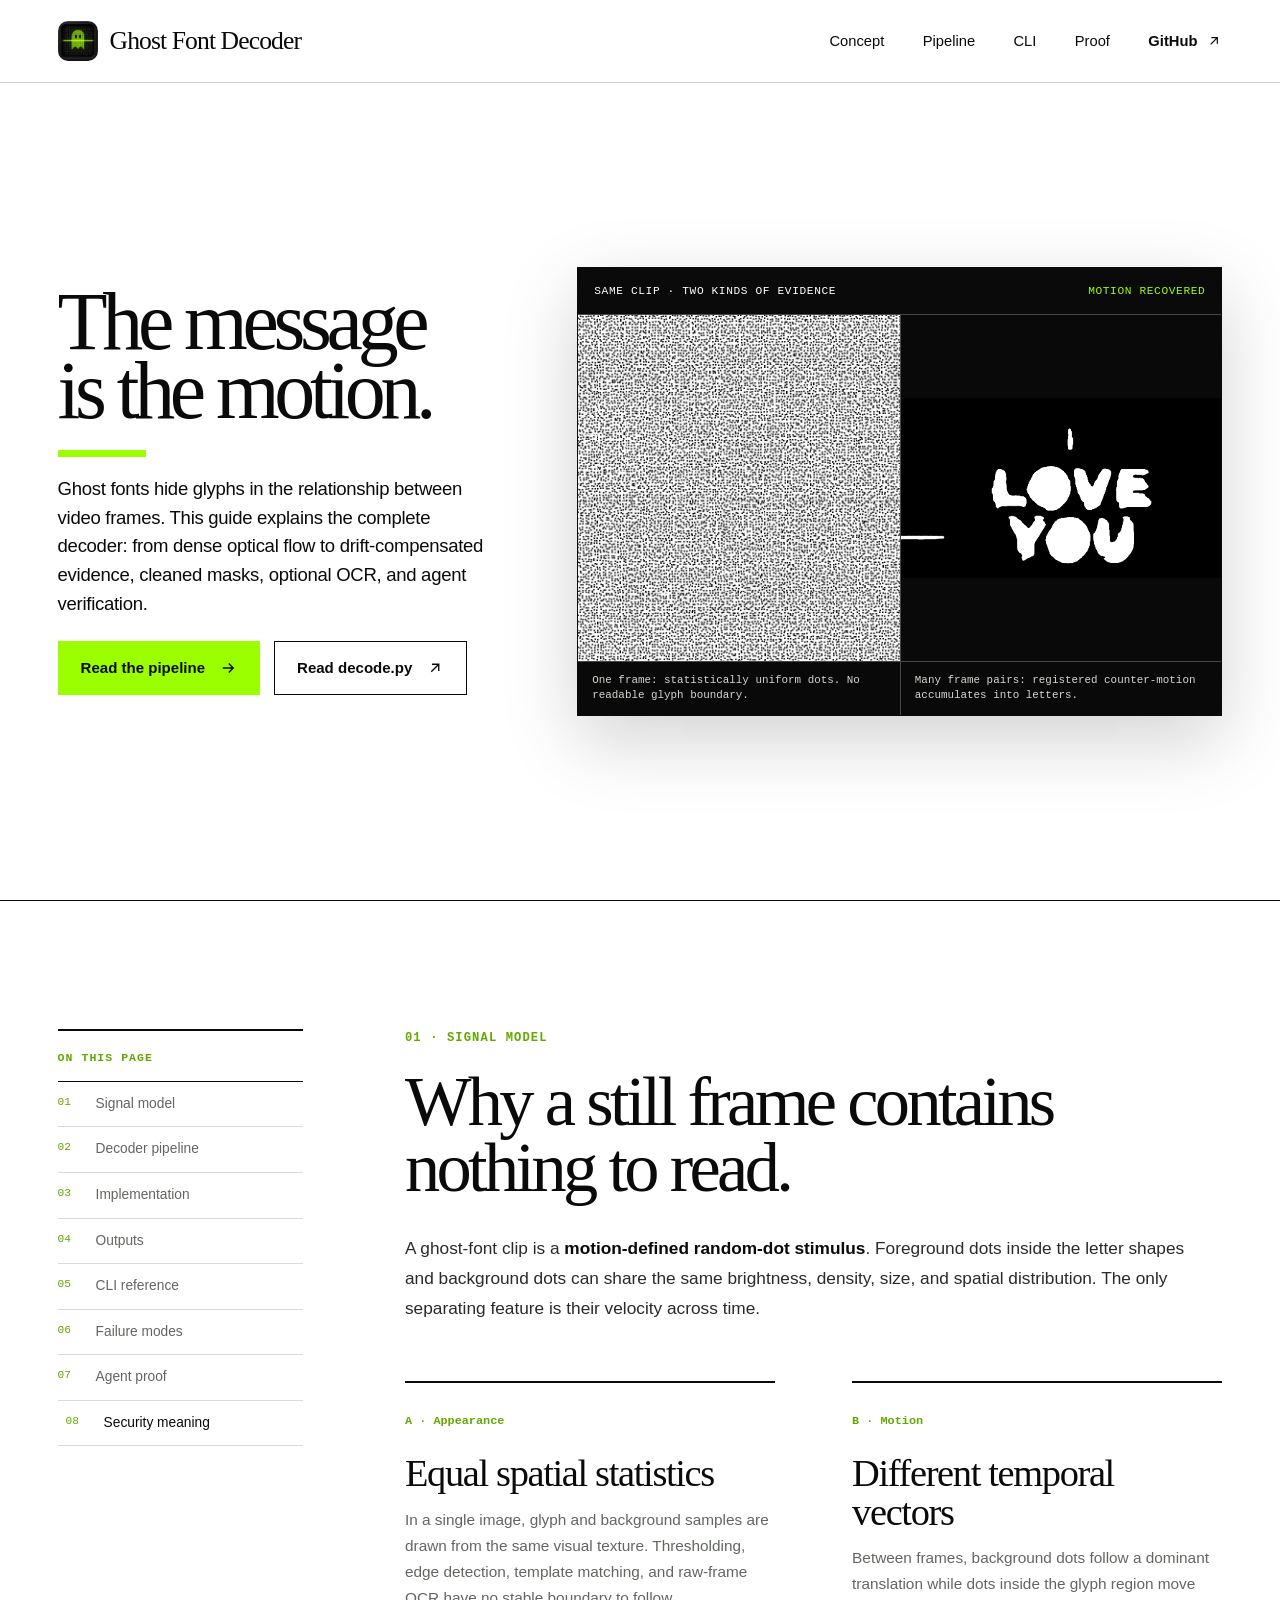
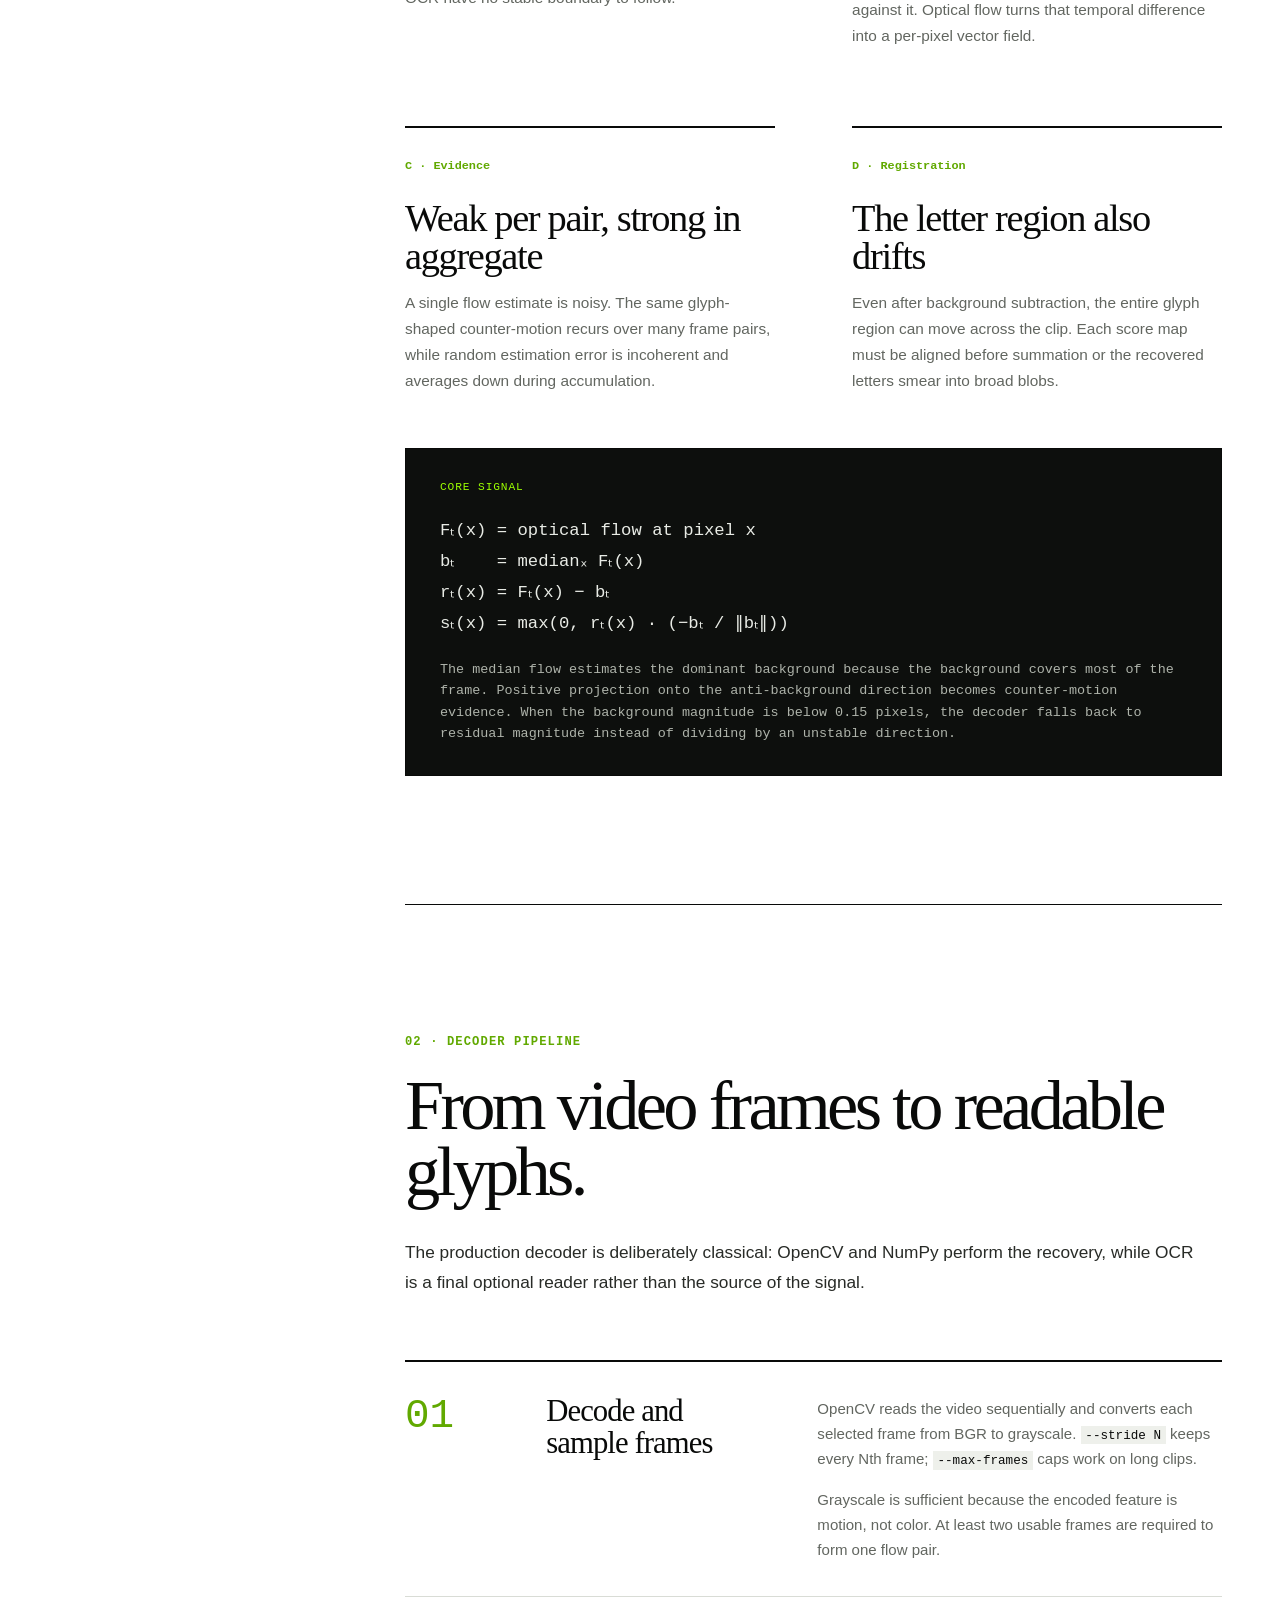
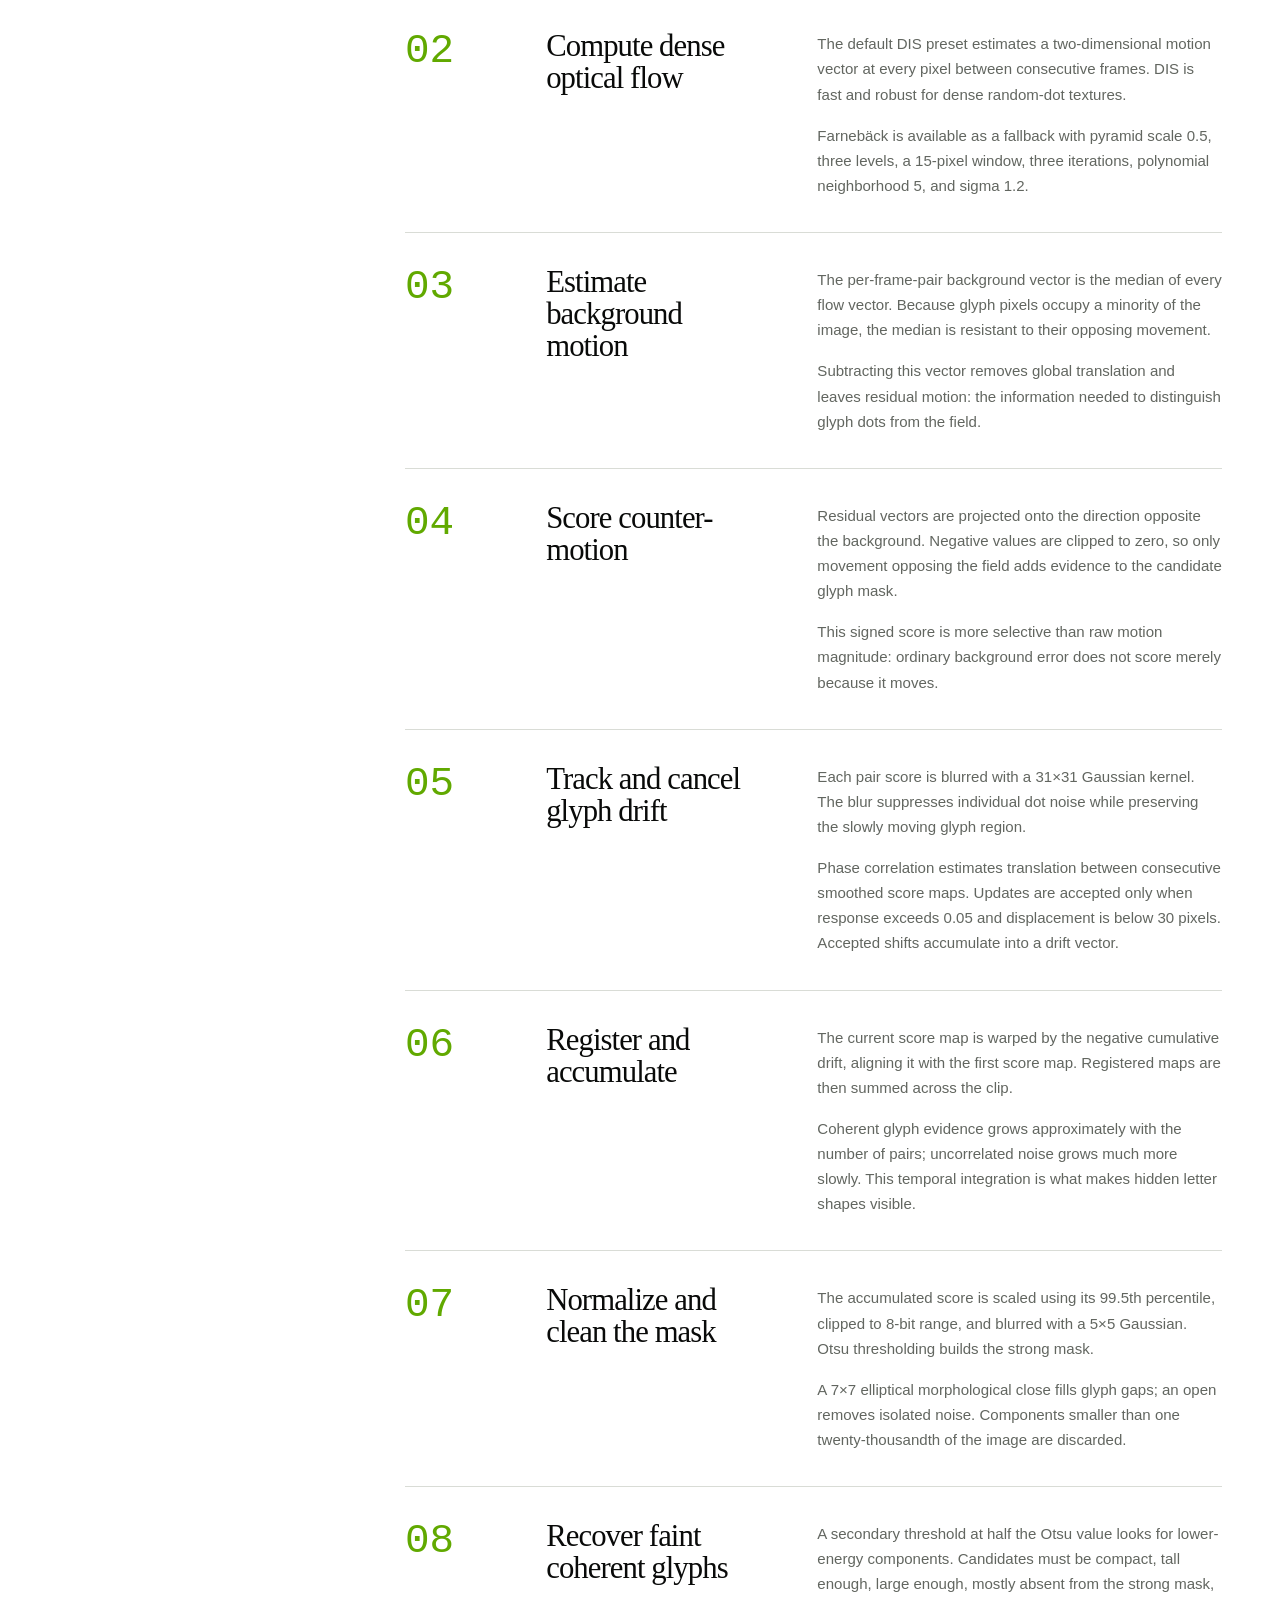
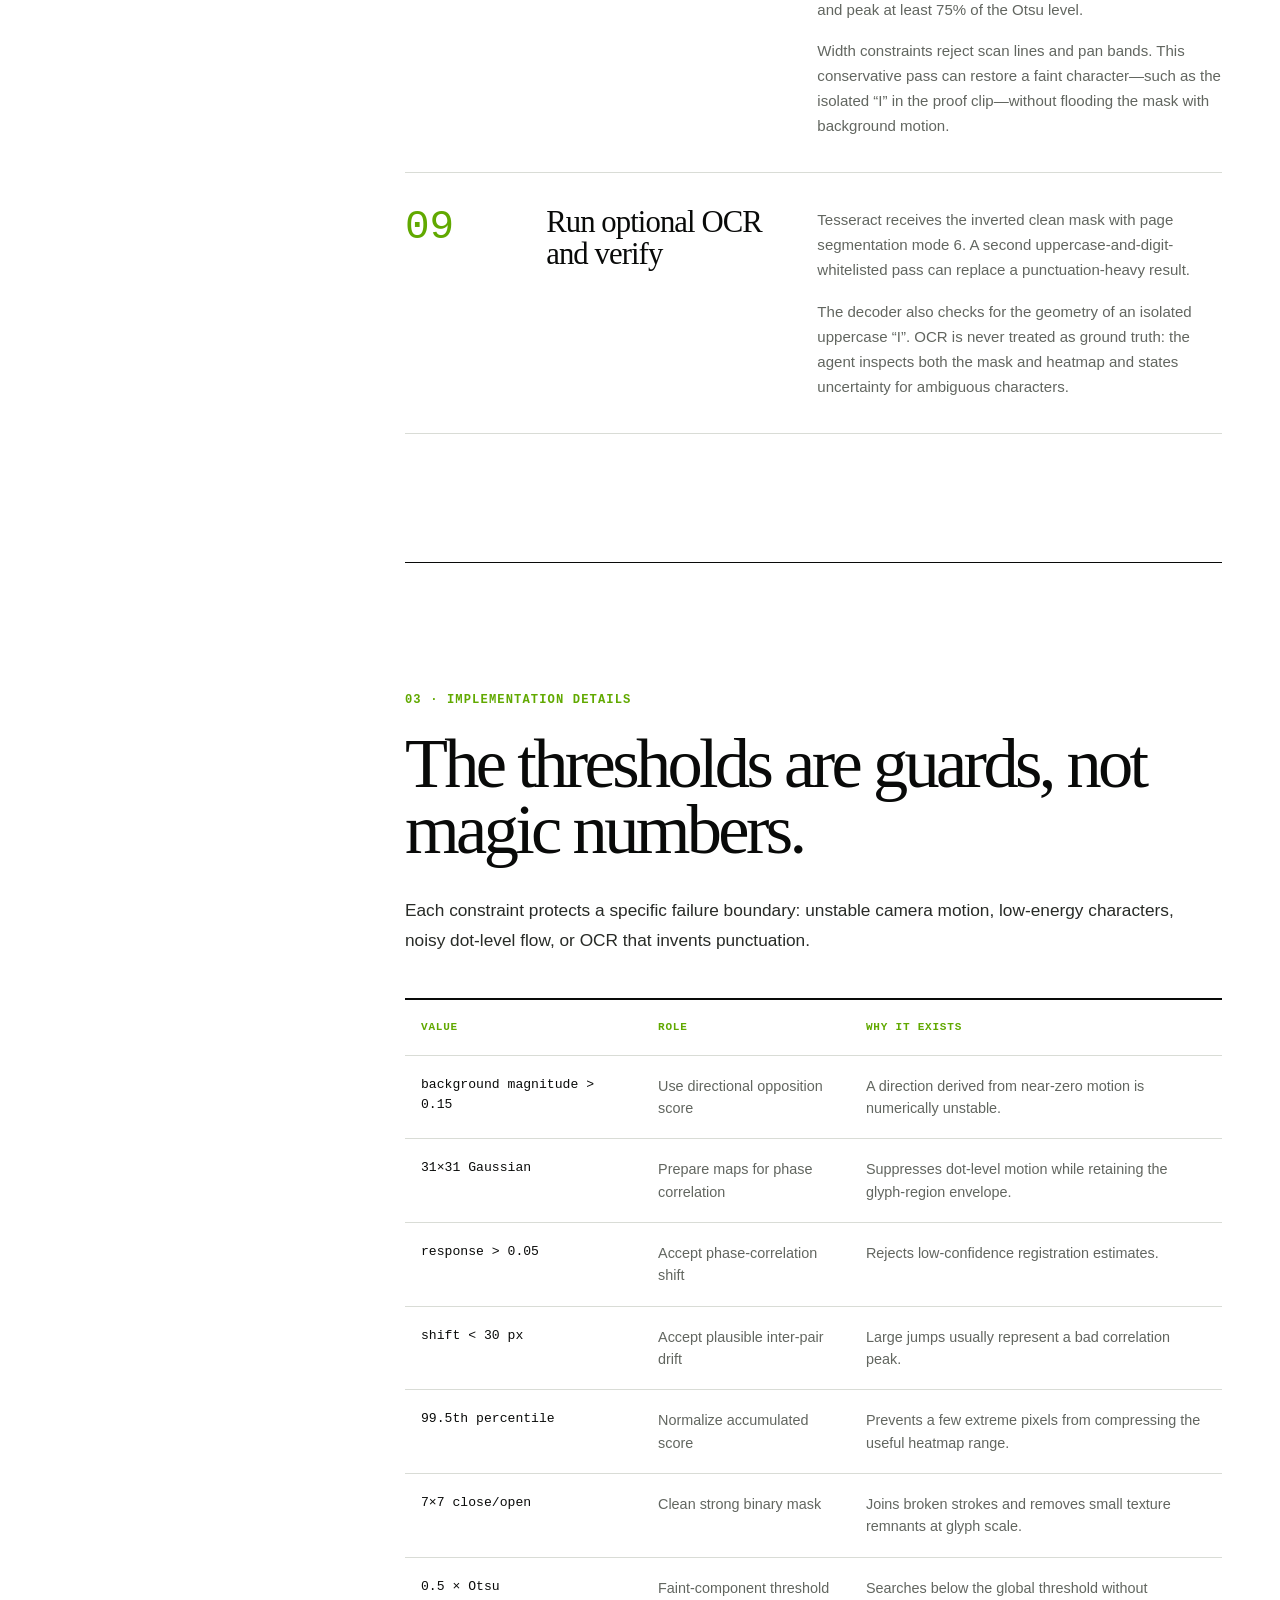
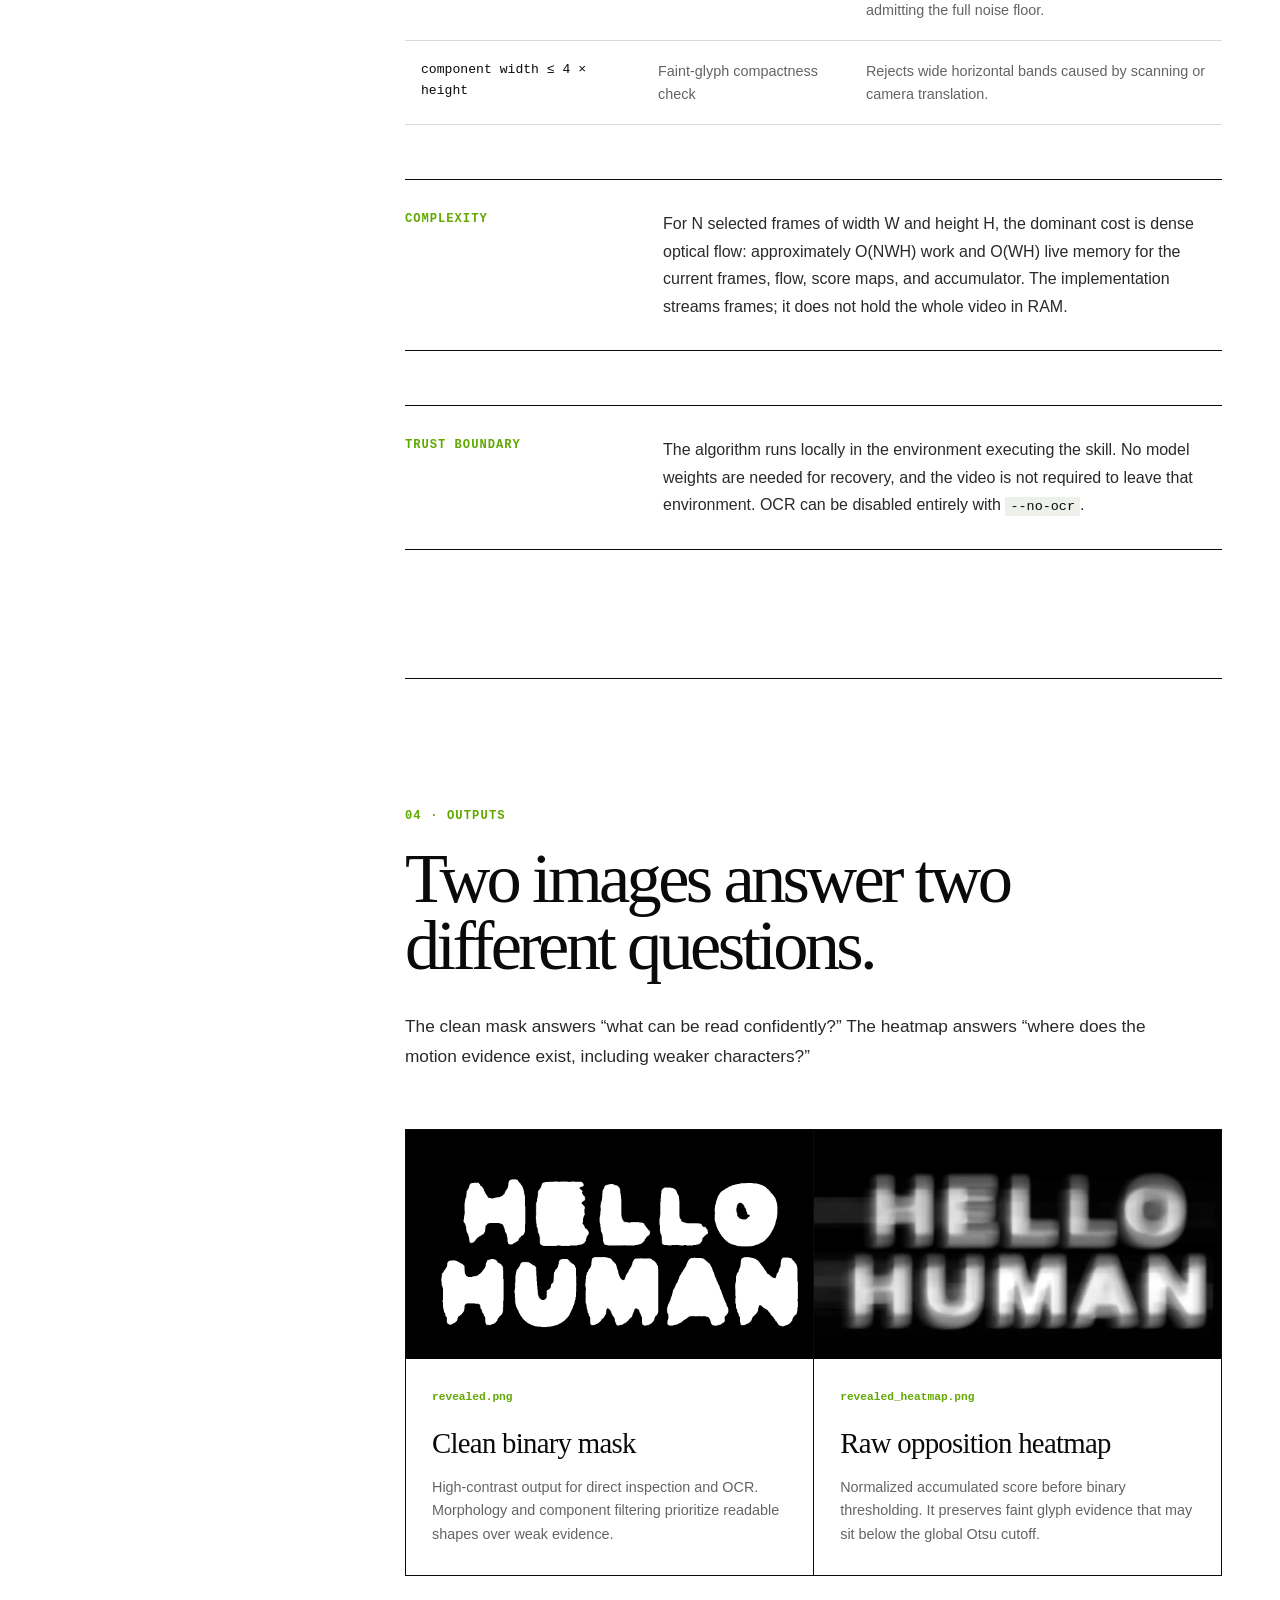
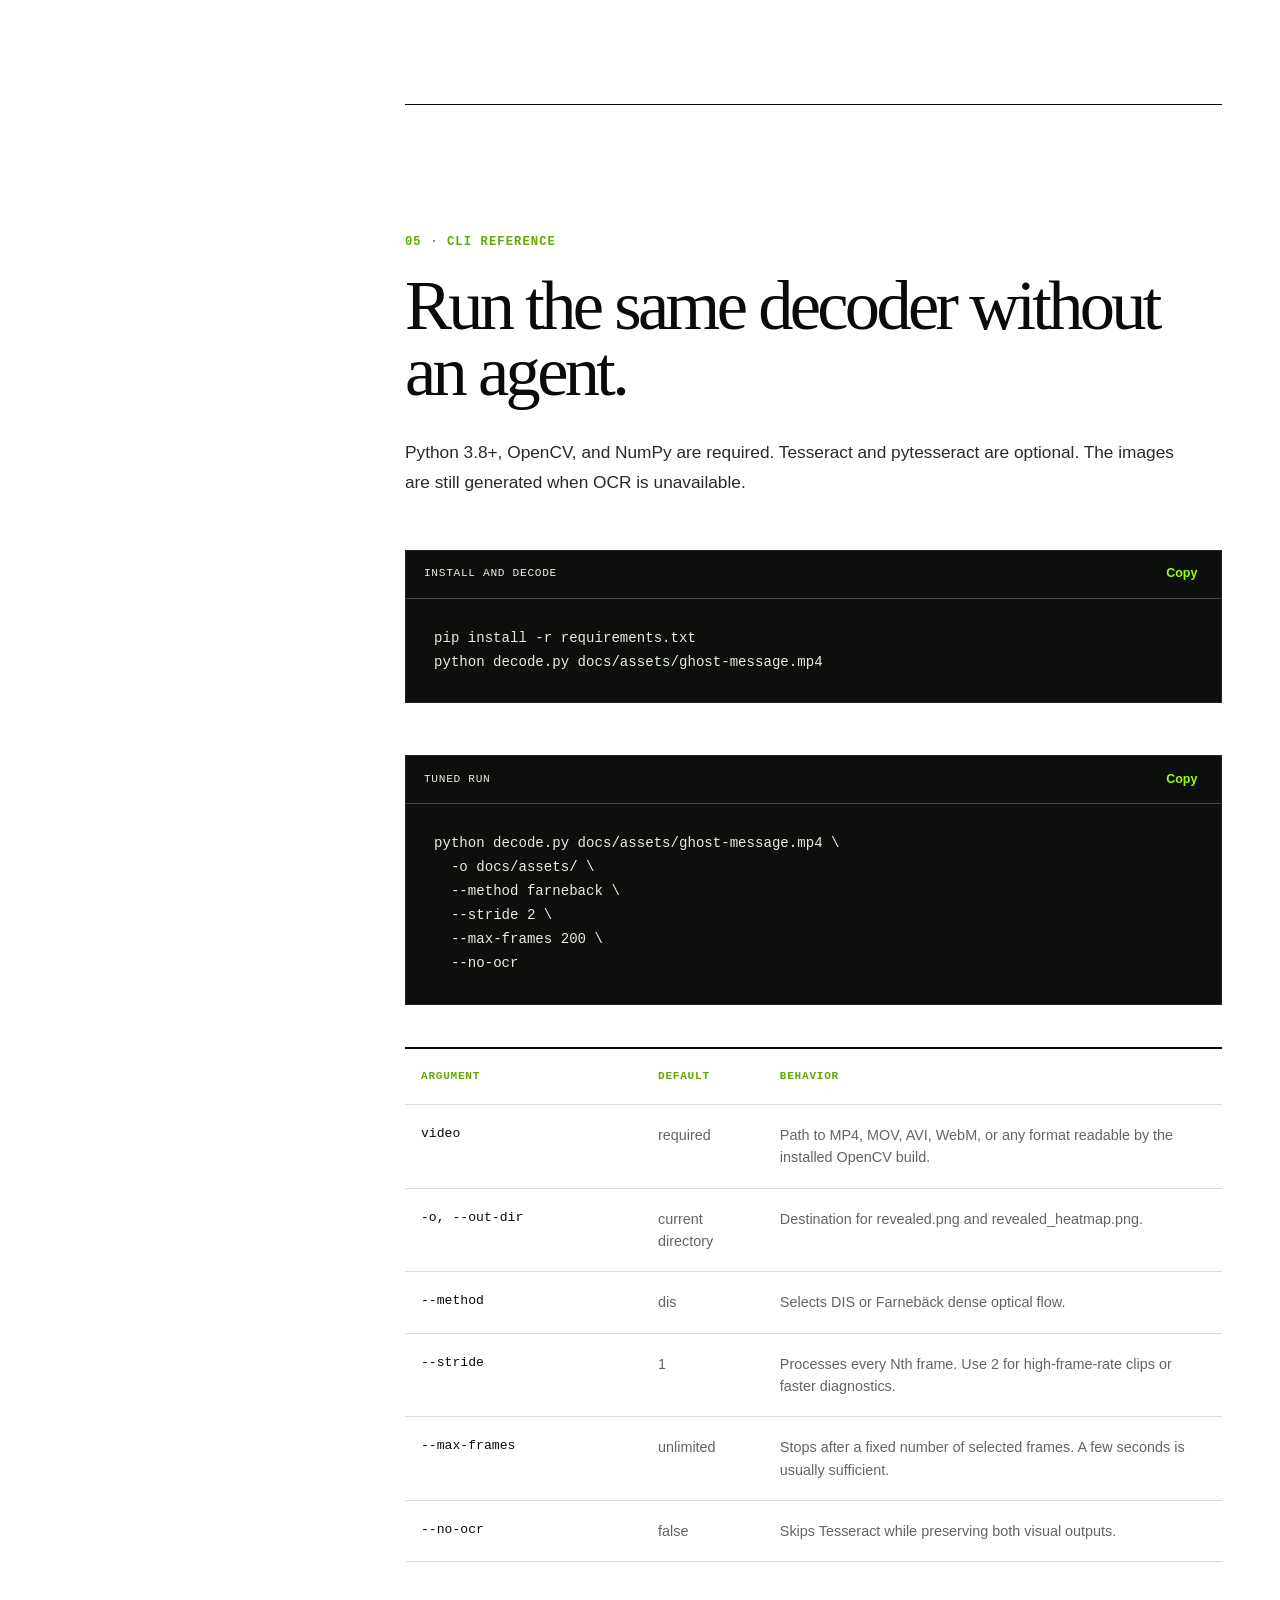
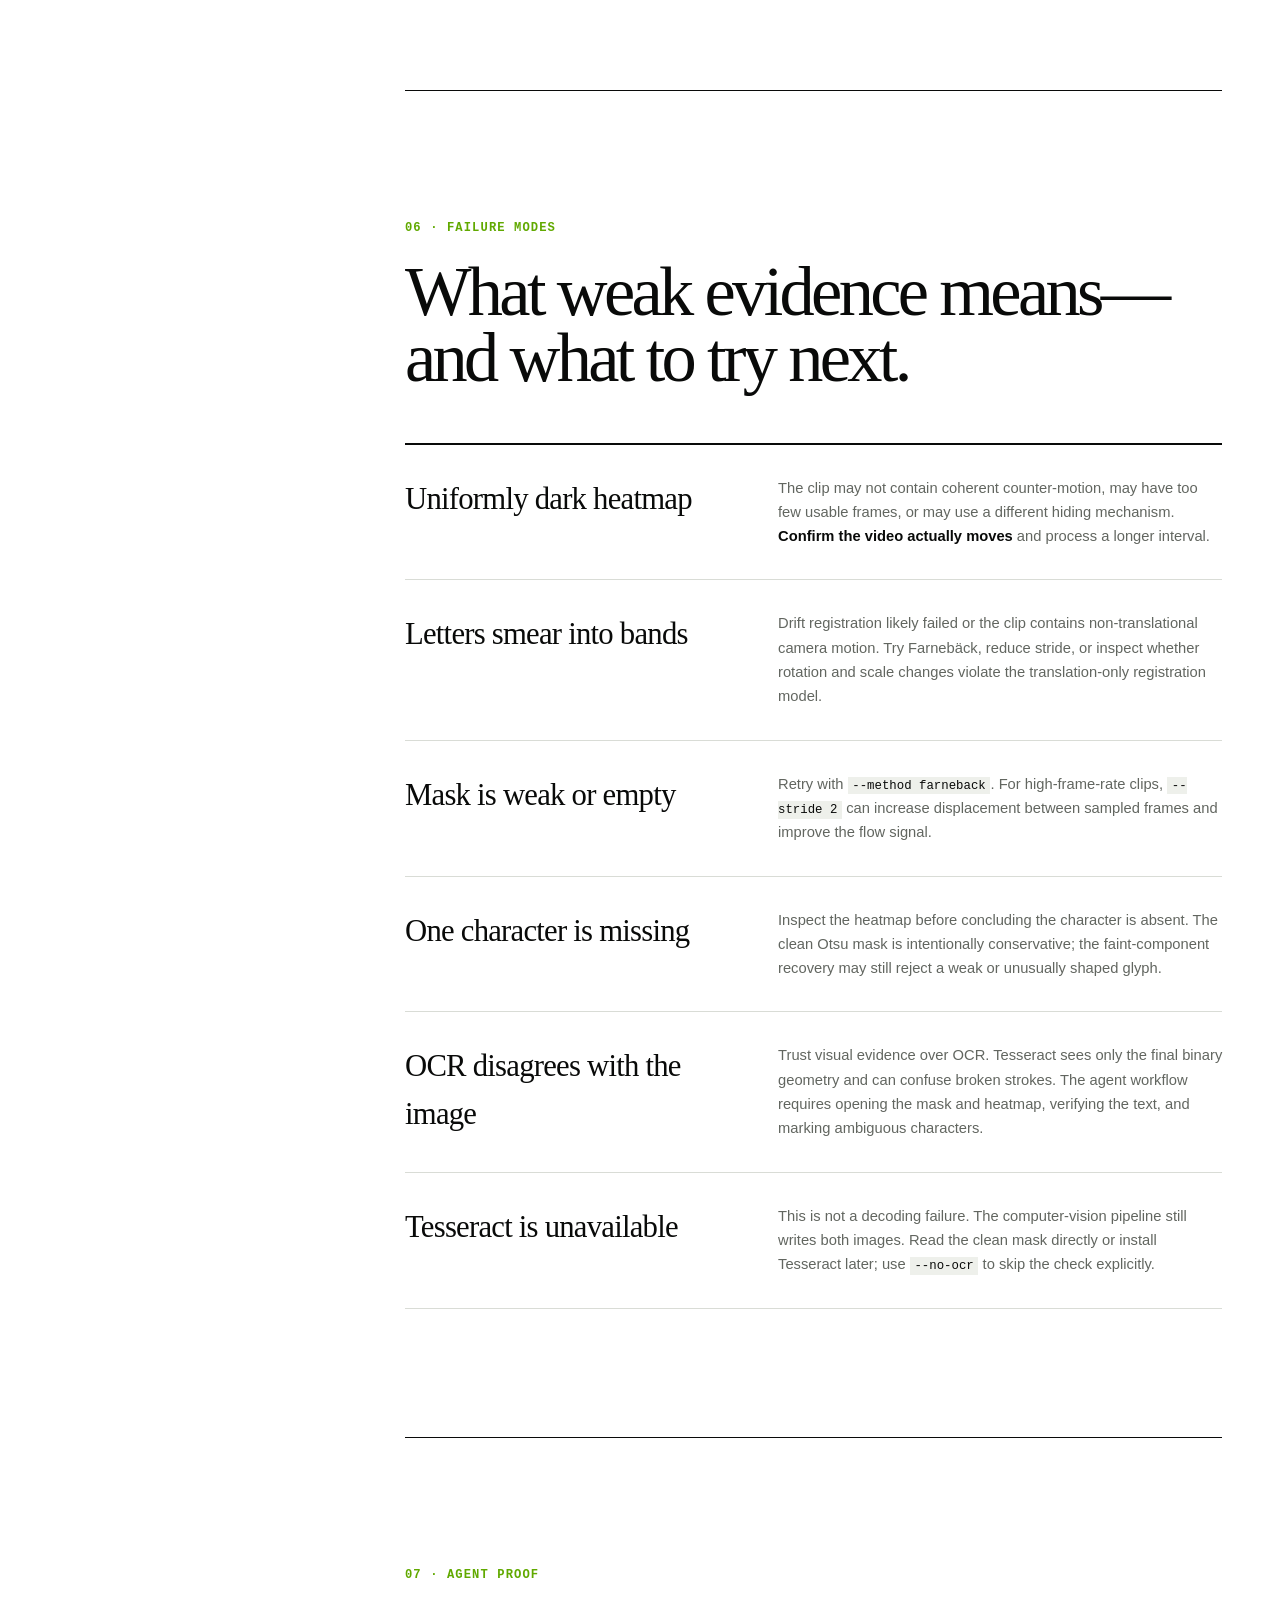
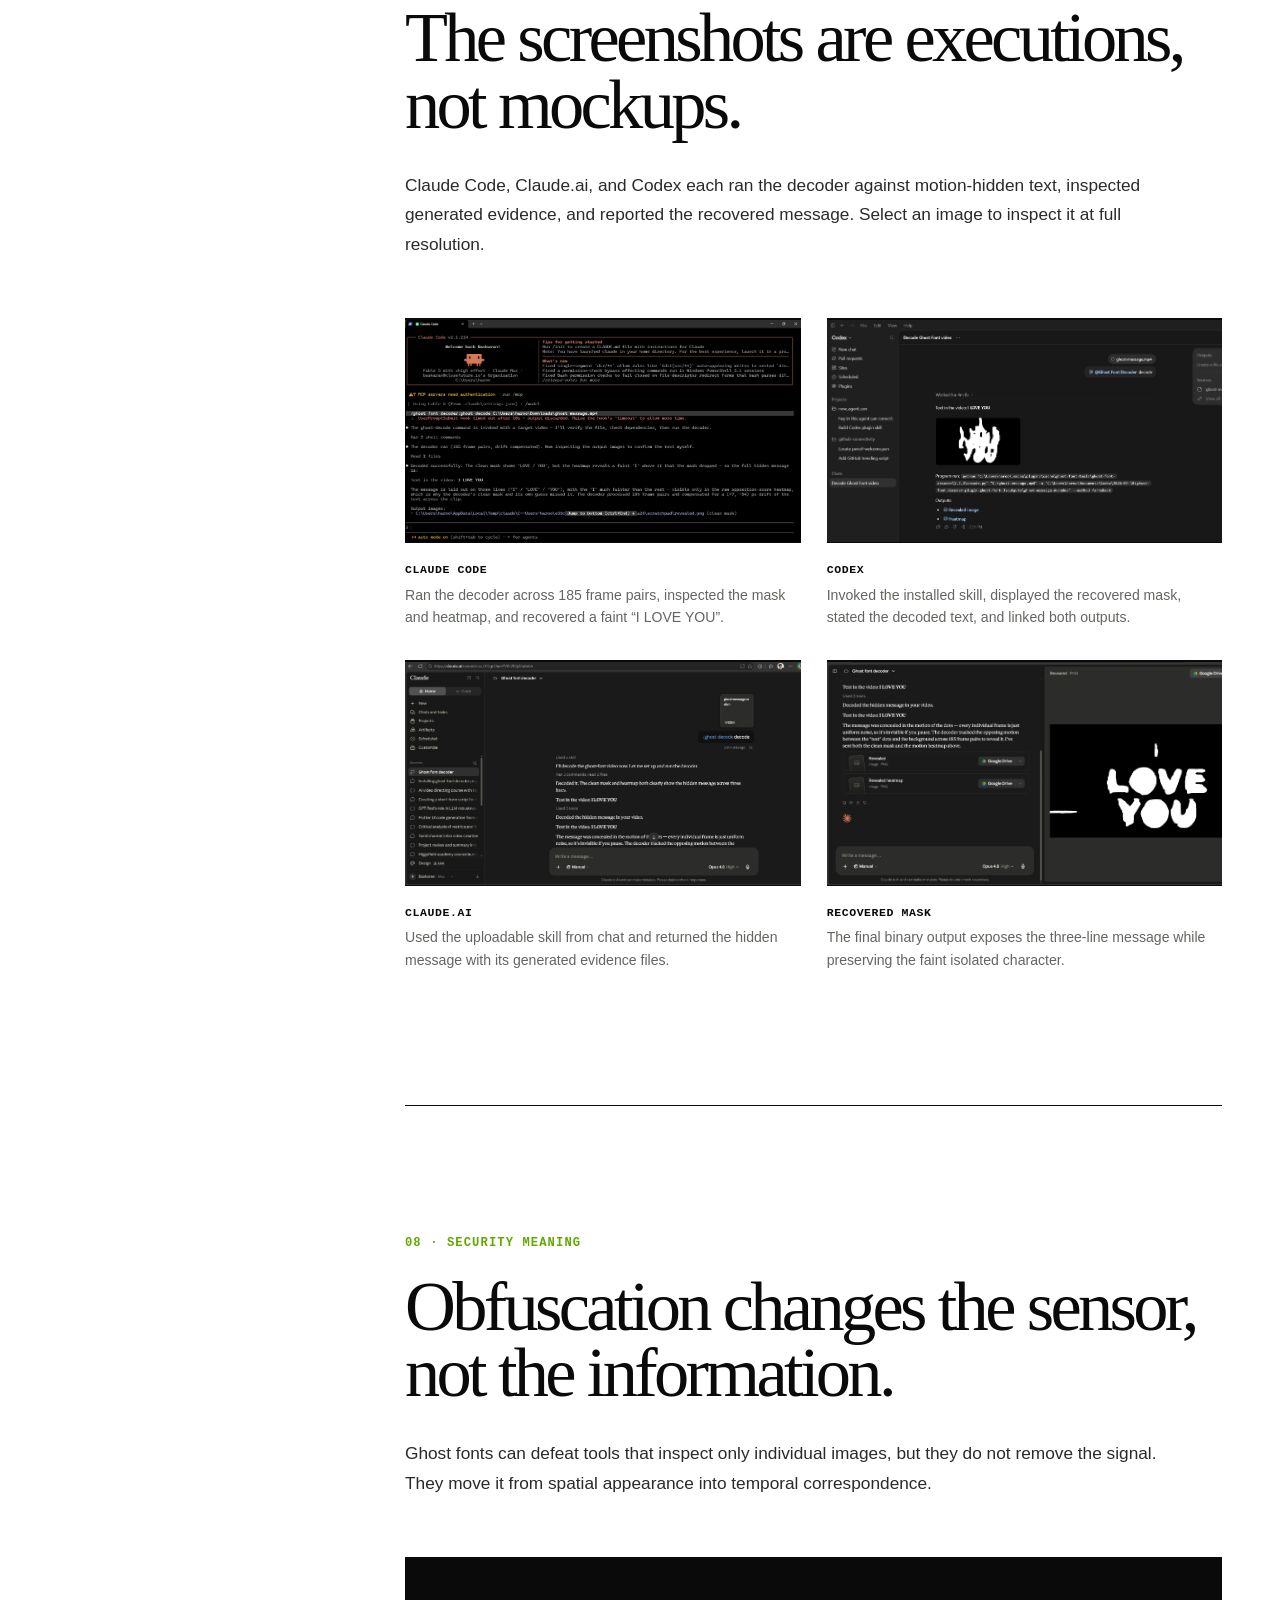
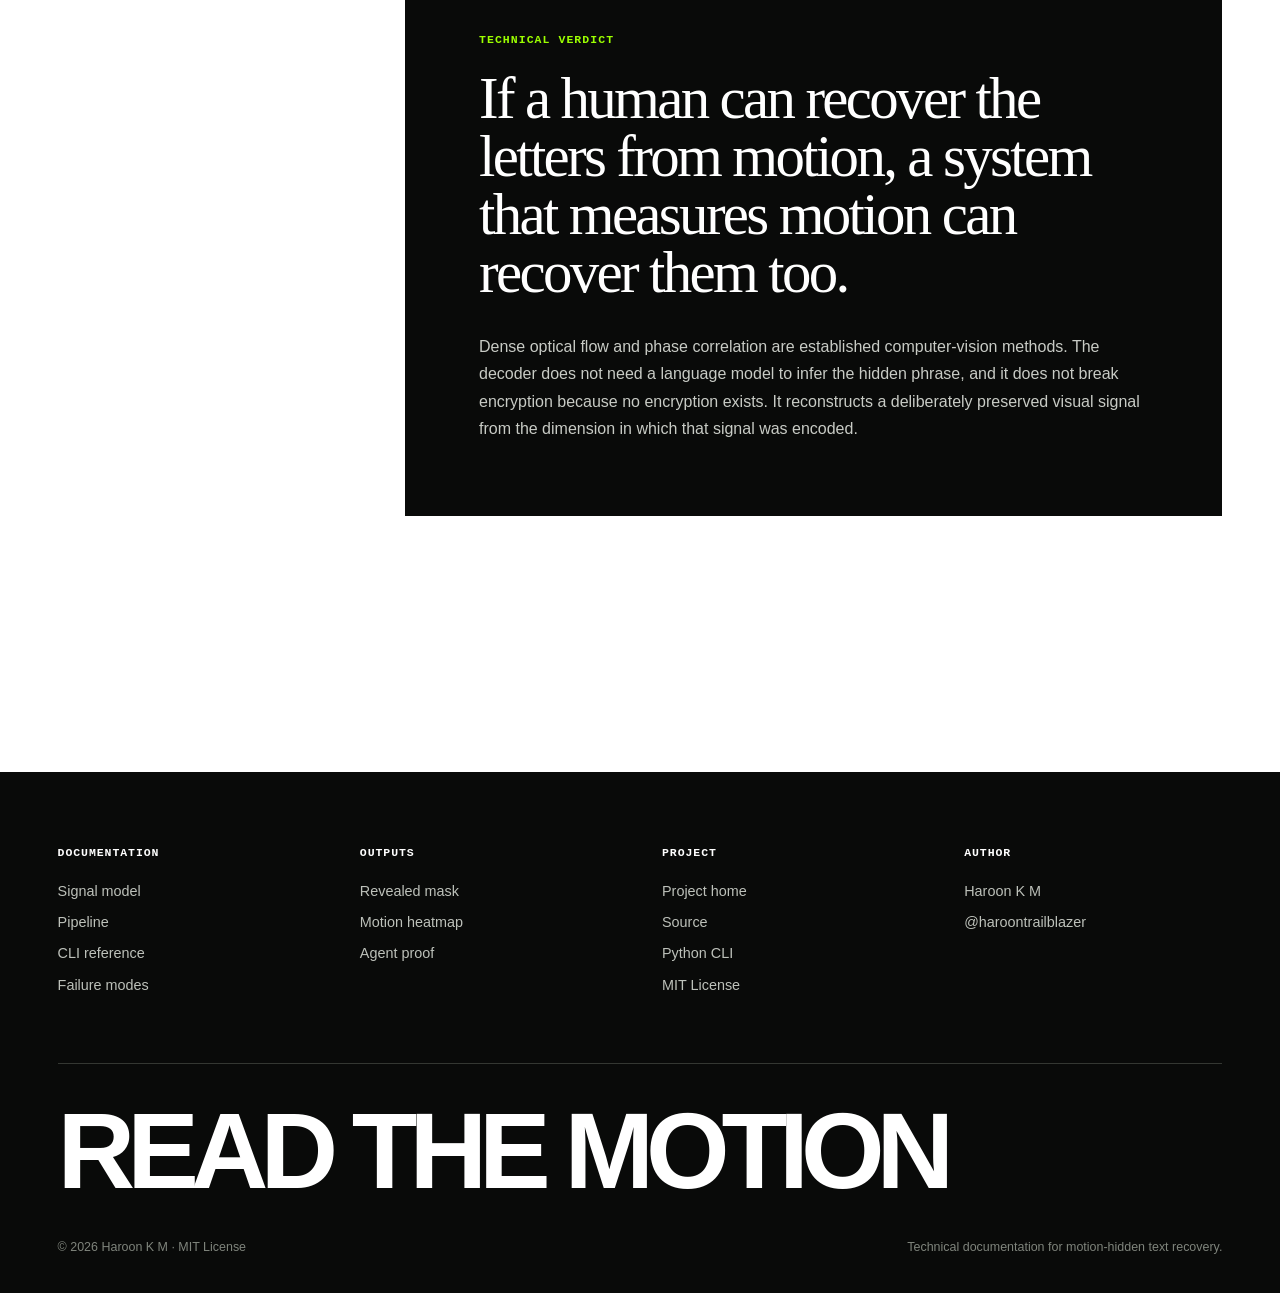
<file: docs/docs.html>
<!DOCTYPE html>
<html lang="en" prefix="og: https://ogp.me/ns#">
<head>
<meta charset="utf-8">
<meta name="viewport" content="width=device-width, initial-scale=1">
<meta name="theme-color" content="#ffffff">
<meta name="color-scheme" content="light dark">
<title>Technical Documentation — Ghost Font Decoder</title>
<meta name="description" content="Technical documentation for Ghost Font Decoder: dense optical flow, background-motion subtraction, drift registration, temporal accumulation, mask recovery, OCR, CLI usage, and verified agent outputs.">
<meta name="robots" content="index, follow, max-image-preview:large">
<link rel="canonical" href="https://fontdecoder.vercel.app/docs">
<link rel="icon" href="assets/favicon.ico" sizes="any">
<link rel="apple-touch-icon" href="assets/brand-icon.webp">
<meta property="og:title" content="Ghost Font Decoder — Technical Documentation">
<meta property="og:description" content="How motion-hidden text is reconstructed with classic computer vision.">
<meta property="og:type" content="article">
<meta property="og:url" content="https://fontdecoder.vercel.app/docs">
<link rel="stylesheet" href="code-viewer.css">
<meta property="og:image" content="https://fontdecoder.vercel.app/assets/og-image-v4.webp">
<style>
  :root {
    --paper: #ffffff;
    --ink: #090a09;
    --ink-soft: #171917;
    --muted: #626660;
    --line: #d9dcd6;
    --line-dark: #343732;
    --signal: #9cff00;
    --signal-deep: #61a900;
    --serif: "Iowan Old Style", "Palatino Linotype", Palatino, Georgia, "Times New Roman", serif;
    --sans: "Helvetica Neue", Helvetica, Arial, "Segoe UI", Roboto, sans-serif;
    --mono: "SFMono-Regular", "Cascadia Code", "Roboto Mono", Consolas, "Liberation Mono", monospace;
    --wide: 1440px;
    --gutter: clamp(20px, 4.5vw, 72px);
    --section: clamp(88px, 10vw, 144px);
  }

  * { box-sizing: border-box; }
  html {
    scroll-behavior: smooth;
    scrollbar-width: none;
    -ms-overflow-style: none;
    background: var(--paper);
  }
  html::-webkit-scrollbar { display: none; }
  body {
    margin: 0;
    overflow-x: hidden;
    background: var(--paper);
    color: var(--ink);
    font-family: var(--sans);
    font-size: 16px;
    line-height: 1.55;
    -webkit-font-smoothing: antialiased;
    text-rendering: optimizeLegibility;
  }

  ::selection { background: var(--signal); color: var(--ink); }
  img { max-width: 100%; }
  a { color: inherit; }
  button, a { -webkit-tap-highlight-color: transparent; }
  button { font: inherit; }
  [id] { scroll-margin-top: 104px; }

  .skip-link {
    position: fixed;
    left: 16px;
    top: 12px;
    z-index: 100;
    padding: 10px 14px;
    background: var(--signal);
    color: var(--ink);
    font-weight: 700;
    text-decoration: none;
    transform: translateY(-160%);
    transition: transform 160ms ease;
  }
  .skip-link:focus { transform: translateY(0); }

  .shell {
    width: min(100%, var(--wide));
    margin-inline: auto;
    padding-inline: var(--gutter);
  }

  .site-nav {
    position: sticky;
    top: 0;
    z-index: 50;
    border-bottom: 1px solid rgba(9, 10, 9, 0.18);
    background: rgba(255, 255, 255, 0.94);
    backdrop-filter: blur(14px);
  }
  .nav-inner {
    min-height: 82px;
    display: flex;
    align-items: center;
    justify-content: space-between;
    gap: 32px;
  }
  .brand {
    display: inline-flex;
    align-items: center;
    gap: 12px;
    font-family: var(--serif);
    font-size: clamp(1.28rem, 2vw, 1.72rem);
    line-height: 1;
    letter-spacing: -0.035em;
    text-decoration: none;
    white-space: nowrap;
  }
  .brand-mark {
    width: 40px;
    height: 40px;
    flex: 0 0 auto;
    display: block;
    border-radius: 10px;
    object-fit: cover;
  }
  .nav-links {
    display: flex;
    align-items: center;
    gap: clamp(20px, 3vw, 44px);
  }
  .nav-links a {
    position: relative;
    color: var(--ink);
    font-size: 0.92rem;
    text-decoration: none;
  }
  .nav-links a:not(.nav-github)::after {
    content: "";
    position: absolute;
    left: 0;
    right: 100%;
    bottom: -7px;
    height: 2px;
    background: var(--signal-deep);
    transition: right 180ms ease;
  }
  .nav-links a:hover::after,
  .nav-links a:focus-visible::after { right: 0; }
  .nav-github {
    display: inline-flex;
    align-items: center;
    gap: 9px;
    font-weight: 600;
  }
  .nav-github svg { width: 16px; height: 16px; }

  .doc-hero {
    min-height: calc(100svh - 82px);
    display: grid;
    align-items: center;
    padding-block: clamp(56px, 7vw, 104px);
    border-bottom: 1px solid var(--ink);
  }
  .doc-hero-grid {
    display: grid;
    grid-template-columns: minmax(360px, 0.8fr) minmax(560px, 1.2fr);
    align-items: center;
    gap: clamp(56px, 7vw, 112px);
  }
  .doc-hero h1 {
    max-width: 640px;
    margin: 0;
    font-family: var(--serif);
    font-size: clamp(4.5rem, 7.3vw, 7.4rem);
    font-weight: 400;
    letter-spacing: -0.065em;
    line-height: 0.84;
  }
  .hero-rule {
    width: 88px;
    height: 7px;
    margin: 36px 0 26px;
    background: var(--signal);
  }
  .doc-hero-lede {
    max-width: 560px;
    margin: 0;
    font-size: clamp(1.08rem, 1.45vw, 1.32rem);
    line-height: 1.55;
    letter-spacing: -0.016em;
  }
  .hero-actions {
    display: flex;
    flex-wrap: wrap;
    gap: 14px;
    margin-top: 32px;
  }
  .button {
    min-height: 54px;
    display: inline-flex;
    align-items: center;
    justify-content: center;
    gap: 14px;
    padding: 0 22px;
    border: 1px solid var(--ink);
    color: var(--ink);
    font-size: 0.94rem;
    font-weight: 700;
    text-decoration: none;
    transition: transform 180ms ease, background 180ms ease, color 180ms ease;
  }
  .button-primary { border-color: var(--signal); background: var(--signal); }
  .button-secondary { background: var(--paper); }
  .button:hover { transform: translateY(-2px); }
  .button-secondary:hover { background: var(--ink); color: var(--paper); }
  .button svg { width: 18px; height: 18px; }

  .signal-proof {
    margin: 0;
    border: 1px solid var(--ink);
    background: var(--ink);
    box-shadow: 0 24px 70px rgba(7, 10, 6, 0.18);
  }
  .signal-proof-head {
    min-height: 46px;
    display: flex;
    align-items: center;
    justify-content: space-between;
    gap: 20px;
    padding: 0 16px;
    color: var(--paper);
    font-family: var(--mono);
    font-size: 0.7rem;
    letter-spacing: 0.055em;
    text-transform: uppercase;
  }
  .signal-proof-head span:last-child { color: var(--signal); }
  .signal-proof-grid {
    display: grid;
    grid-template-columns: 1fr 1fr;
    border-top: 1px solid #454844;
  }
  .signal-proof-panel { min-width: 0; background: #080908; }
  .signal-proof-panel + .signal-proof-panel { border-left: 1px solid #454844; }
  .signal-proof-media {
    position: relative;
    height: clamp(250px, 27vw, 390px);
    overflow: hidden;
  }
  .signal-proof-media img {
    width: 100%;
    height: 100%;
    display: block;
    object-fit: cover;
    filter: grayscale(1) contrast(1.12);
  }
  .signal-proof-panel:last-child .signal-proof-media img {
    object-fit: contain;
    object-position: center;
  }
  .signal-proof-caption {
    min-height: 54px;
    display: flex;
    align-items: center;
    padding: 10px 14px;
    border-top: 1px solid #454844;
    color: #d4d8d1;
    font-family: var(--mono);
    font-size: 0.68rem;
    line-height: 1.45;
  }

  .doc-layout {
    display: grid;
    grid-template-columns: 245px minmax(0, 1fr);
    gap: clamp(56px, 8vw, 124px);
    align-items: start;
    padding-block: var(--section);
  }
  .toc {
    position: sticky;
    top: 114px;
    border-top: 2px solid var(--ink);
  }
  .toc-title {
    margin: 0;
    padding: 18px 0 14px;
    border-bottom: 1px solid var(--ink);
    color: var(--signal-deep);
    font-family: var(--mono);
    font-size: 0.72rem;
    font-weight: 700;
    letter-spacing: 0.09em;
    text-transform: uppercase;
  }
  .toc a {
    display: grid;
    grid-template-columns: 30px 1fr;
    gap: 8px;
    padding: 13px 0;
    border-bottom: 1px solid var(--line);
    color: var(--muted);
    font-size: 0.86rem;
    line-height: 1.35;
    text-decoration: none;
    transition: color 160ms ease, padding-left 160ms ease;
  }
  .toc a span {
    color: var(--signal-deep);
    font-family: var(--mono);
    font-size: 0.7rem;
  }
  .toc a:hover,
  .toc a:focus-visible,
  .toc a.is-active {
    padding-left: 8px;
    color: var(--ink);
  }

  .doc-content { min-width: 0; }
  .doc-section {
    padding-bottom: clamp(90px, 10vw, 142px);
  }
  .doc-section + .doc-section {
    padding-top: clamp(90px, 10vw, 142px);
    border-top: 1px solid var(--ink);
  }
  .section-label {
    margin: 0 0 20px;
    color: var(--signal-deep);
    font-family: var(--mono);
    font-size: 0.76rem;
    font-weight: 700;
    letter-spacing: 0.09em;
    text-transform: uppercase;
  }
  .section-title {
    max-width: 930px;
    margin: 0;
    font-family: var(--serif);
    font-size: clamp(3.2rem, 5.5vw, 5.6rem);
    font-weight: 400;
    letter-spacing: -0.052em;
    line-height: 0.94;
  }
  .section-intro {
    max-width: 790px;
    margin: 34px 0 0;
    color: #282b27;
    font-size: clamp(1.05rem, 1.35vw, 1.2rem);
    line-height: 1.72;
  }
  .section-intro strong { color: var(--ink); }

  .concept-grid {
    display: grid;
    grid-template-columns: 1fr 1fr;
    gap: clamp(38px, 6vw, 82px);
    margin-top: 58px;
  }
  .concept-block {
    border-top: 2px solid var(--ink);
    padding-top: 24px;
  }
  .concept-number {
    color: var(--signal-deep);
    font-family: var(--mono);
    font-size: 0.74rem;
    font-weight: 700;
  }
  .concept-block h3 {
    margin: 22px 0 14px;
    font-family: var(--serif);
    font-size: clamp(1.85rem, 3vw, 2.7rem);
    font-weight: 400;
    letter-spacing: -0.035em;
    line-height: 1;
  }
  .concept-block p {
    margin: 0;
    color: var(--muted);
    font-size: 0.96rem;
    line-height: 1.7;
  }

  .equation {
    margin-top: 54px;
    overflow-x: auto;
    padding: 30px 34px;
    border: 1px solid var(--ink);
    background: #0d0f0d;
    color: #e8ebe5;
    font-family: var(--mono);
  }
  .equation-label {
    display: block;
    margin-bottom: 18px;
    color: var(--signal);
    font-size: 0.7rem;
    letter-spacing: 0.08em;
    text-transform: uppercase;
  }
  .equation code {
    font-size: clamp(0.88rem, 1.35vw, 1.08rem);
    line-height: 1.8;
    white-space: pre;
  }
  .equation-note {
    margin: 20px 0 0;
    color: #aeb3aa;
    font-size: 0.84rem;
    line-height: 1.6;
  }

  .pipeline {
    margin-top: 62px;
    border-top: 2px solid var(--ink);
  }
  .pipeline-step {
    display: grid;
    grid-template-columns: 90px minmax(220px, 0.42fr) minmax(0, 1fr);
    gap: clamp(22px, 4vw, 56px);
    padding: 34px 0;
    border-bottom: 1px solid var(--line);
  }
  .pipeline-number {
    color: var(--signal-deep);
    font-family: var(--mono);
    font-size: clamp(2rem, 3.2vw, 3.2rem);
    line-height: 1;
  }
  .pipeline-step h3 {
    margin: 0;
    font-family: var(--serif);
    font-size: clamp(1.55rem, 2.4vw, 2.2rem);
    font-weight: 400;
    letter-spacing: -0.03em;
    line-height: 1.04;
  }
  .pipeline-detail p {
    margin: 0 0 16px;
    color: var(--muted);
    font-size: 0.94rem;
    line-height: 1.67;
  }
  .pipeline-detail p:last-child { margin-bottom: 0; }
  .pipeline-detail strong { color: var(--ink); }
  .inline-code {
    padding: 0.14em 0.38em;
    background: #eef0eb;
    color: var(--ink);
    font-family: var(--mono);
    font-size: 0.84em;
  }

  .implementation-note {
    display: grid;
    grid-template-columns: 220px 1fr;
    gap: 38px;
    margin-top: 54px;
    padding: 30px 0;
    border-top: 1px solid var(--ink);
    border-bottom: 1px solid var(--ink);
  }
  .implementation-note h3 {
    margin: 0;
    color: var(--signal-deep);
    font-family: var(--mono);
    font-size: 0.76rem;
    letter-spacing: 0.08em;
    text-transform: uppercase;
  }
  .implementation-note p {
    margin: 0;
    color: #282b27;
    line-height: 1.72;
  }

  .output-grid {
    display: grid;
    grid-template-columns: 1fr 1fr;
    gap: 1px;
    margin-top: 58px;
    border: 1px solid var(--ink);
    background: var(--ink);
  }
  .output-card {
    min-width: 0;
    background: var(--paper);
  }
  .output-media {
    aspect-ratio: 16 / 9;
    overflow: hidden;
    background: #090a09;
  }
  .output-media img {
    width: 100%;
    height: 100%;
    display: block;
    object-fit: contain;
  }
  .output-copy { padding: 24px 26px 28px; }
  .output-copy span {
    color: var(--signal-deep);
    font-family: var(--mono);
    font-size: 0.7rem;
    font-weight: 700;
  }
  .output-copy h3 {
    margin: 13px 0 10px;
    font-family: var(--serif);
    font-size: 1.8rem;
    font-weight: 400;
    letter-spacing: -0.025em;
  }
  .output-copy p {
    margin: 0;
    color: var(--muted);
    font-size: 0.9rem;
    line-height: 1.65;
  }

  .code-shell {
    margin-top: 52px;
    border: 1px solid #222;
    background: #0d0f0d;
    color: #e8ebe5;
  }
  .code-head {
    min-height: 48px;
    display: flex;
    align-items: center;
    justify-content: space-between;
    gap: 24px;
    padding: 0 18px;
    border-bottom: 1px solid #454844;
    font-family: var(--mono);
    font-size: 0.7rem;
    letter-spacing: 0.06em;
    text-transform: uppercase;
  }
  .copy-button {
    border: 0;
    background: transparent;
    color: var(--signal);
    cursor: pointer;
    font-family: var(--sans);
    font-size: 0.78rem;
    font-weight: 700;
  }
  .code-shell pre {
    margin: 0;
    overflow-x: auto;
    padding: 28px;
    color: #e8ebe5;
    font-family: var(--mono);
    font-size: clamp(0.76rem, 1.1vw, 0.9rem);
    line-height: 1.7;
    white-space: pre-wrap;
  }
  .code-accent { color: var(--signal); }

  .parameter-table {
    width: 100%;
    margin-top: 42px;
    border-collapse: collapse;
    border-top: 2px solid var(--ink);
  }
  .parameter-table th,
  .parameter-table td {
    padding: 19px 16px;
    border-bottom: 1px solid var(--line);
    text-align: left;
    vertical-align: top;
  }
  .parameter-table th {
    color: var(--signal-deep);
    font-family: var(--mono);
    font-size: 0.69rem;
    letter-spacing: 0.07em;
    text-transform: uppercase;
  }
  .parameter-table td {
    color: var(--muted);
    font-size: 0.9rem;
    line-height: 1.55;
  }
  .parameter-table td:first-child {
    width: 29%;
    color: var(--ink);
    font-family: var(--mono);
    font-size: 0.82rem;
  }

  .failure-list {
    margin-top: 52px;
    border-top: 2px solid var(--ink);
  }
  .failure-item {
    display: grid;
    grid-template-columns: 0.8fr 1.2fr;
    gap: clamp(34px, 6vw, 86px);
    padding: 31px 0;
    border-bottom: 1px solid var(--line);
  }
  .failure-item h3 {
    margin: 0;
    font-family: var(--serif);
    font-size: clamp(1.45rem, 2.4vw, 2.1rem);
    font-weight: 400;
    letter-spacing: -0.025em;
  }
  .failure-item p {
    margin: 0;
    color: var(--muted);
    font-size: 0.92rem;
    line-height: 1.65;
  }
  .failure-item strong { color: var(--ink); }

  .proof-gallery {
    display: grid;
    grid-template-columns: 1fr 1fr;
    gap: 26px;
    margin-top: 58px;
  }
  .proof-card {
    margin: 0;
    border-top: 2px solid var(--ink);
  }
  .proof-button {
    width: 100%;
    display: block;
    padding: 0;
    border: 0;
    background: #080908;
    cursor: zoom-in;
  }
  .proof-card img {
    width: 100%;
    aspect-ratio: 16 / 9;
    display: block;
    object-fit: cover;
    object-position: top left;
  }
  .proof-card figcaption {
    min-height: 92px;
    padding: 18px 0 0;
    border-top: 1px solid var(--ink);
    color: var(--muted);
    font-size: 0.88rem;
    line-height: 1.6;
  }
  .proof-card figcaption strong {
    display: block;
    margin-bottom: 4px;
    color: var(--ink);
    font-family: var(--mono);
    font-size: 0.72rem;
    letter-spacing: 0.05em;
    text-transform: uppercase;
  }

  .verdict {
    margin-top: 58px;
    padding: clamp(40px, 6vw, 74px);
    background: var(--ink);
    color: var(--paper);
  }
  .verdict-label {
    margin: 0 0 22px;
    color: var(--signal);
    font-family: var(--mono);
    font-size: 0.72rem;
    font-weight: 700;
    letter-spacing: 0.09em;
    text-transform: uppercase;
  }
  .verdict blockquote {
    max-width: 900px;
    margin: 0;
    font-family: var(--serif);
    font-size: clamp(2.5rem, 4.6vw, 4.8rem);
    font-weight: 400;
    letter-spacing: -0.045em;
    line-height: 0.98;
  }
  .verdict p:last-child {
    max-width: 760px;
    margin: 32px 0 0;
    color: #c8cbc5;
    line-height: 1.7;
  }

  .media-lightbox {
    box-sizing: border-box;
    width: fit-content;
    height: fit-content;
    max-width: calc(100vw - 16px);
    max-height: calc(100dvh - 16px);
    padding: 0;
    overflow: visible;
    border: 0;
    background: transparent;
    color: var(--paper);
  }
  .media-lightbox[open] {
    display: block;
  }
  .media-lightbox::backdrop { background: rgb(0 0 0 / 0.88); }
  .lightbox-frame {
    position: relative;
    width: fit-content;
    height: fit-content;
    padding: 0.5cm;
    background: #080908;
  }
  .media-lightbox img {
    width: auto;
    height: auto;
    max-width: calc(100vw - 1cm - 18px);
    max-height: calc(100dvh - 1cm - 18px);
    margin: 0;
    display: block;
    object-fit: contain;
  }
  .lightbox-close {
    position: absolute;
    top: -18px;
    right: -18px;
    width: 42px;
    height: 42px;
    display: grid;
    place-items: center;
    border: 1px solid #8b9188;
    border-radius: 50%;
    background: var(--paper);
    color: var(--ink);
    font: 700 1.25rem/1 var(--sans);
    cursor: pointer;
  }
  .lightbox-close:hover,
  .lightbox-close:focus-visible { background: var(--signal); outline: none; }

  .site-footer {
    overflow: hidden;
    background: var(--ink);
    color: var(--paper);
    padding-top: 72px;
  }
  .footer-grid {
    display: grid;
    grid-template-columns: repeat(4, 1fr);
    gap: 44px;
    padding-bottom: 58px;
    border-bottom: 1px solid var(--line-dark);
  }
  .footer-group h2 {
    margin: 0 0 18px;
    font-family: var(--mono);
    font-size: 0.72rem;
    letter-spacing: 0.08em;
    text-transform: uppercase;
  }
  .footer-group a {
    width: max-content;
    display: block;
    margin: 9px 0;
    color: #bdc1ba;
    font-size: 0.9rem;
    text-decoration: none;
  }
  .footer-group a:hover,
  .footer-group a:focus-visible { color: var(--signal); }
  .footer-wordmark {
    max-width: 100%;
    margin: 0;
    padding: 46px 0 14px;
    font-size: clamp(3.1rem, 8.4vw, 8.7rem);
    font-weight: 800;
    letter-spacing: -0.075em;
    line-height: 0.78;
    white-space: nowrap;
  }
  .footer-meta {
    display: flex;
    justify-content: space-between;
    gap: 30px;
    padding: 30px 0 36px;
    color: #7f847c;
    font-size: 0.78rem;
  }

  .reveal {
    opacity: 0;
    transform: translateY(22px);
    transition: opacity 700ms ease, transform 700ms ease;
  }
  .reveal.is-visible { opacity: 1; transform: none; }

  @media (min-width: 1101px) {
    .doc-hero {
      padding-block: clamp(30px, 5svh, 64px);
    }
    .doc-hero h1 {
      font-size: clamp(4rem, min(6.4vw, 12svh), 6.3rem);
    }
    .doc-hero h1 .hero-line {
      display: block;
      white-space: nowrap;
    }
    .hero-rule {
      margin: 24px 0 18px;
    }
    .hero-actions {
      margin-top: 22px;
    }
  }

  .button:focus-visible,
  .copy-button:focus-visible,
  .proof-button:focus-visible,
  .nav-links a:focus-visible,
  .brand:focus-visible,
  .toc a:focus-visible {
    outline: 3px solid var(--signal);
    outline-offset: 4px;
  }

  @media (max-width: 1100px) {
    .doc-hero { min-height: auto; }
    .doc-hero-grid { grid-template-columns: 1fr; }
    .doc-hero-copy { max-width: 760px; }
    .signal-proof { max-width: 820px; }
    .doc-layout {
      grid-template-columns: 1fr;
      gap: 64px;
    }
    .toc {
      position: static;
      display: grid;
      grid-template-columns: repeat(4, 1fr);
      border-bottom: 1px solid var(--ink);
    }
    .toc-title { grid-column: 1 / -1; }
    .toc a { padding-right: 16px; }
    .pipeline-step {
      grid-template-columns: 70px minmax(180px, 0.4fr) 1fr;
    }
  }

  @media (max-width: 760px) {
    :root { --section: 82px; }
    .nav-inner { min-height: 68px; }
    .nav-links a:not(.nav-github) { display: none; }
    .brand { font-size: 1.15rem; }
    .brand-mark { width: 34px; height: 34px; border-radius: 8px; }
    .doc-hero {
      padding-block: 58px 72px;
    }
    .doc-hero h1 { font-size: clamp(4rem, 19vw, 6rem); }
    .hero-rule { height: 5px; margin: 28px 0 22px; }
    .hero-actions { flex-direction: column; }
    .button { width: 100%; }
    .signal-proof-grid { grid-template-columns: 1fr; }
    .signal-proof-panel + .signal-proof-panel { border-left: 0; border-top: 1px solid #454844; }
    .signal-proof-media { height: 250px; }
    .toc { grid-template-columns: 1fr 1fr; }
    .section-title { font-size: clamp(3rem, 15vw, 4.8rem); }
    .concept-grid,
    .output-grid,
    .proof-gallery { grid-template-columns: 1fr; }
    .pipeline-step {
      grid-template-columns: 52px 1fr;
      gap: 18px;
    }
    .pipeline-detail { grid-column: 2; }
    .implementation-note,
    .failure-item {
      grid-template-columns: 1fr;
      gap: 18px;
    }
    .parameter-table { display: block; overflow-x: auto; }
    .parameter-table th,
    .parameter-table td { min-width: 150px; }
    .parameter-table td:first-child { min-width: 190px; }
    .media-lightbox { width: fit-content; }
    .lightbox-close { top: 8px; right: 8px; }
    .footer-grid { grid-template-columns: 1fr 1fr; }
    .footer-wordmark {
      font-size: clamp(2.8rem, 15vw, 5.6rem);
      white-space: normal;
      line-height: 0.84;
    }
    .footer-meta { flex-direction: column; gap: 6px; }
  }

  @media (max-width: 460px) {
    .nav-github span { display: none; }
    .toc { grid-template-columns: 1fr; }
    .equation { padding: 22px 18px; }
    .code-shell pre { padding: 22px 18px; }
    .footer-grid { grid-template-columns: 1fr; }
  }

  @media (prefers-reduced-motion: reduce) {
    html { scroll-behavior: auto; }
    *, *::before, *::after {
      scroll-behavior: auto !important;
      animation-duration: 0.01ms !important;
      animation-iteration-count: 1 !important;
      transition-duration: 0.01ms !important;
    }
    .reveal { opacity: 1; transform: none; }
  }
</style>
</head>
<body>
<a class="skip-link" href="#main">Skip to documentation</a>

<header class="site-nav">
  <div class="shell nav-inner">
    <a class="brand" href="index.html" aria-label="Ghost Font Decoder home">
      <img class="brand-mark" src="assets/brand-icon.webp" alt="" width="40" height="40">
      <span>Ghost Font Decoder</span>
    </a>
    <nav class="nav-links" aria-label="Documentation navigation">
      <a href="#concept">Concept</a>
      <a href="#pipeline">Pipeline</a>
      <a href="#cli">CLI</a>
      <a href="#proof">Proof</a>
      <a class="nav-github" href="https://github.com/haroontrailblazer/ghost-font-decoder">
        <span>GitHub</span>
        <svg aria-hidden="true" viewBox="0 0 24 24" fill="none" stroke="currentColor" stroke-width="1.8">
          <path d="M7 17 17 7M8 7h9v9"/>
        </svg>
      </a>
    </nav>
  </div>
</header>

<main id="main">
  <section class="doc-hero" id="top">
    <div class="shell doc-hero-grid">
      <div class="doc-hero-copy reveal">
        <h1>
          <span class="hero-line">The message</span>
          <span class="hero-line">is the motion.</span>
        </h1>
        <div class="hero-rule" aria-hidden="true"></div>
        <p class="doc-hero-lede">
          Ghost fonts hide glyphs in the relationship between video frames.
          This guide explains the complete decoder: from dense optical flow to
          drift-compensated evidence, cleaned masks, optional OCR, and agent verification.
        </p>
        <div class="hero-actions">
          <a class="button button-primary" href="#pipeline">
            Read the pipeline
            <svg aria-hidden="true" viewBox="0 0 24 24" fill="none" stroke="currentColor" stroke-width="1.8">
              <path d="M5 12h14M13 6l6 6-6 6"/>
            </svg>
          </a>
          <a class="button button-secondary" href="https://github.com/haroontrailblazer/ghost-font-decoder/blob/main/decode.py" data-code-viewer="https://raw.githubusercontent.com/haroontrailblazer/ghost-font-decoder/main/decode.py">
            Read decode.py
            <svg aria-hidden="true" viewBox="0 0 24 24" fill="none" stroke="currentColor" stroke-width="1.8">
              <path d="M7 17 17 7M8 7h9v9"/>
            </svg>
          </a>
        </div>
      </div>

      <figure class="signal-proof reveal">
        <div class="signal-proof-head">
          <span>Same clip · two kinds of evidence</span>
          <span>Motion recovered</span>
        </div>
        <div class="signal-proof-grid">
          <div class="signal-proof-panel">
            <div class="signal-proof-media">
              <img src="assets/paused-frame.webp" alt="A paused ghost-font video frame that appears to contain only random dots">
            </div>
            <figcaption class="signal-proof-caption">One frame: statistically uniform dots. No readable glyph boundary.</figcaption>
          </div>
          <div class="signal-proof-panel">
            <div class="signal-proof-media">
              <img src="assets/proof/recovered-binary-mask.webp" alt="Binary recovered mask showing I LOVE YOU">
            </div>
            <figcaption class="signal-proof-caption">Many frame pairs: registered counter-motion accumulates into letters.</figcaption>
          </div>
        </div>
      </figure>
    </div>
  </section>

  <div class="shell doc-layout">
    <aside class="toc" aria-label="On this page">
      <p class="toc-title">On this page</p>
      <a href="#concept"><span>01</span>Signal model</a>
      <a href="#pipeline"><span>02</span>Decoder pipeline</a>
      <a href="#implementation"><span>03</span>Implementation</a>
      <a href="#outputs"><span>04</span>Outputs</a>
      <a href="#cli"><span>05</span>CLI reference</a>
      <a href="#failures"><span>06</span>Failure modes</a>
      <a href="#proof"><span>07</span>Agent proof</a>
      <a href="#security"><span>08</span>Security meaning</a>
    </aside>

    <article class="doc-content">
      <section class="doc-section reveal" id="concept">
        <p class="section-label">01 · Signal model</p>
        <h2 class="section-title">Why a still frame contains nothing to read.</h2>
        <p class="section-intro">
          A ghost-font clip is a <strong>motion-defined random-dot stimulus</strong>.
          Foreground dots inside the letter shapes and background dots can share the
          same brightness, density, size, and spatial distribution. The only separating
          feature is their velocity across time.
        </p>

        <div class="concept-grid">
          <div class="concept-block">
            <span class="concept-number">A · Appearance</span>
            <h3>Equal spatial statistics</h3>
            <p>
              In a single image, glyph and background samples are drawn from the same
              visual texture. Thresholding, edge detection, template matching, and raw-frame
              OCR have no stable boundary to follow.
            </p>
          </div>
          <div class="concept-block">
            <span class="concept-number">B · Motion</span>
            <h3>Different temporal vectors</h3>
            <p>
              Between frames, background dots follow a dominant translation while dots
              inside the glyph region move against it. Optical flow turns that temporal
              difference into a per-pixel vector field.
            </p>
          </div>
          <div class="concept-block">
            <span class="concept-number">C · Evidence</span>
            <h3>Weak per pair, strong in aggregate</h3>
            <p>
              A single flow estimate is noisy. The same glyph-shaped counter-motion recurs
              over many frame pairs, while random estimation error is incoherent and
              averages down during accumulation.
            </p>
          </div>
          <div class="concept-block">
            <span class="concept-number">D · Registration</span>
            <h3>The letter region also drifts</h3>
            <p>
              Even after background subtraction, the entire glyph region can move across
              the clip. Each score map must be aligned before summation or the recovered
              letters smear into broad blobs.
            </p>
          </div>
        </div>

        <div class="equation" aria-label="Core motion opposition equation">
          <span class="equation-label">Core signal</span>
          <code>Fₜ(x) = optical flow at pixel x
bₜ    = medianₓ Fₜ(x)
rₜ(x) = Fₜ(x) − bₜ
sₜ(x) = max(0, rₜ(x) · (−bₜ / ‖bₜ‖))</code>
          <p class="equation-note">
            The median flow estimates the dominant background because the background covers
            most of the frame. Positive projection onto the anti-background direction becomes
            counter-motion evidence. When the background magnitude is below 0.15 pixels, the
            decoder falls back to residual magnitude instead of dividing by an unstable direction.
          </p>
        </div>
      </section>

      <section class="doc-section reveal" id="pipeline">
        <p class="section-label">02 · Decoder pipeline</p>
        <h2 class="section-title">From video frames to readable glyphs.</h2>
        <p class="section-intro">
          The production decoder is deliberately classical: OpenCV and NumPy perform
          the recovery, while OCR is a final optional reader rather than the source of the signal.
        </p>

        <div class="pipeline">
          <div class="pipeline-step">
            <div class="pipeline-number">01</div>
            <h3>Decode and sample frames</h3>
            <div class="pipeline-detail">
              <p>
                OpenCV reads the video sequentially and converts each selected frame from BGR
                to grayscale. <span class="inline-code">--stride N</span> keeps every Nth frame;
                <span class="inline-code">--max-frames</span> caps work on long clips.
              </p>
              <p>
                Grayscale is sufficient because the encoded feature is motion, not color. At
                least two usable frames are required to form one flow pair.
              </p>
            </div>
          </div>

          <div class="pipeline-step">
            <div class="pipeline-number">02</div>
            <h3>Compute dense optical flow</h3>
            <div class="pipeline-detail">
              <p>
                The default DIS preset estimates a two-dimensional motion vector at every pixel
                between consecutive frames. DIS is fast and robust for dense random-dot textures.
              </p>
              <p>
                Farnebäck is available as a fallback with pyramid scale 0.5, three levels,
                a 15-pixel window, three iterations, polynomial neighborhood 5, and sigma 1.2.
              </p>
            </div>
          </div>

          <div class="pipeline-step">
            <div class="pipeline-number">03</div>
            <h3>Estimate background motion</h3>
            <div class="pipeline-detail">
              <p>
                The per-frame-pair background vector is the median of every flow vector.
                Because glyph pixels occupy a minority of the image, the median is resistant
                to their opposing movement.
              </p>
              <p>
                Subtracting this vector removes global translation and leaves residual motion:
                the information needed to distinguish glyph dots from the field.
              </p>
            </div>
          </div>

          <div class="pipeline-step">
            <div class="pipeline-number">04</div>
            <h3>Score counter-motion</h3>
            <div class="pipeline-detail">
              <p>
                Residual vectors are projected onto the direction opposite the background.
                Negative values are clipped to zero, so only movement opposing the field adds
                evidence to the candidate glyph mask.
              </p>
              <p>
                This signed score is more selective than raw motion magnitude: ordinary background
                error does not score merely because it moves.
              </p>
            </div>
          </div>

          <div class="pipeline-step">
            <div class="pipeline-number">05</div>
            <h3>Track and cancel glyph drift</h3>
            <div class="pipeline-detail">
              <p>
                Each pair score is blurred with a 31×31 Gaussian kernel. The blur suppresses
                individual dot noise while preserving the slowly moving glyph region.
              </p>
              <p>
                Phase correlation estimates translation between consecutive smoothed score maps.
                Updates are accepted only when response exceeds 0.05 and displacement is below
                30 pixels. Accepted shifts accumulate into a drift vector.
              </p>
            </div>
          </div>

          <div class="pipeline-step">
            <div class="pipeline-number">06</div>
            <h3>Register and accumulate</h3>
            <div class="pipeline-detail">
              <p>
                The current score map is warped by the negative cumulative drift, aligning it
                with the first score map. Registered maps are then summed across the clip.
              </p>
              <p>
                Coherent glyph evidence grows approximately with the number of pairs; uncorrelated
                noise grows much more slowly. This temporal integration is what makes hidden
                letter shapes visible.
              </p>
            </div>
          </div>

          <div class="pipeline-step">
            <div class="pipeline-number">07</div>
            <h3>Normalize and clean the mask</h3>
            <div class="pipeline-detail">
              <p>
                The accumulated score is scaled using its 99.5th percentile, clipped to 8-bit
                range, and blurred with a 5×5 Gaussian. Otsu thresholding builds the strong mask.
              </p>
              <p>
                A 7×7 elliptical morphological close fills glyph gaps; an open removes isolated
                noise. Components smaller than one twenty-thousandth of the image are discarded.
              </p>
            </div>
          </div>

          <div class="pipeline-step">
            <div class="pipeline-number">08</div>
            <h3>Recover faint coherent glyphs</h3>
            <div class="pipeline-detail">
              <p>
                A secondary threshold at half the Otsu value looks for lower-energy components.
                Candidates must be compact, tall enough, large enough, mostly absent from the
                strong mask, and peak at least 75% of the Otsu level.
              </p>
              <p>
                Width constraints reject scan lines and pan bands. This conservative pass can
                restore a faint character—such as the isolated “I” in the proof clip—without
                flooding the mask with background motion.
              </p>
            </div>
          </div>

          <div class="pipeline-step">
            <div class="pipeline-number">09</div>
            <h3>Run optional OCR and verify</h3>
            <div class="pipeline-detail">
              <p>
                Tesseract receives the inverted clean mask with page segmentation mode 6. A second
                uppercase-and-digit-whitelisted pass can replace a punctuation-heavy result.
              </p>
              <p>
                The decoder also checks for the geometry of an isolated uppercase “I”. OCR is never
                treated as ground truth: the agent inspects both the mask and heatmap and states
                uncertainty for ambiguous characters.
              </p>
            </div>
          </div>
        </div>
      </section>

      <section class="doc-section reveal" id="implementation">
        <p class="section-label">03 · Implementation details</p>
        <h2 class="section-title">The thresholds are guards, not magic numbers.</h2>
        <p class="section-intro">
          Each constraint protects a specific failure boundary: unstable camera motion,
          low-energy characters, noisy dot-level flow, or OCR that invents punctuation.
        </p>

        <table class="parameter-table">
          <thead>
            <tr>
              <th>Value</th>
              <th>Role</th>
              <th>Why it exists</th>
            </tr>
          </thead>
          <tbody>
            <tr>
              <td>background magnitude &gt; 0.15</td>
              <td>Use directional opposition score</td>
              <td>A direction derived from near-zero motion is numerically unstable.</td>
            </tr>
            <tr>
              <td>31×31 Gaussian</td>
              <td>Prepare maps for phase correlation</td>
              <td>Suppresses dot-level motion while retaining the glyph-region envelope.</td>
            </tr>
            <tr>
              <td>response &gt; 0.05</td>
              <td>Accept phase-correlation shift</td>
              <td>Rejects low-confidence registration estimates.</td>
            </tr>
            <tr>
              <td>shift &lt; 30 px</td>
              <td>Accept plausible inter-pair drift</td>
              <td>Large jumps usually represent a bad correlation peak.</td>
            </tr>
            <tr>
              <td>99.5th percentile</td>
              <td>Normalize accumulated score</td>
              <td>Prevents a few extreme pixels from compressing the useful heatmap range.</td>
            </tr>
            <tr>
              <td>7×7 close/open</td>
              <td>Clean strong binary mask</td>
              <td>Joins broken strokes and removes small texture remnants at glyph scale.</td>
            </tr>
            <tr>
              <td>0.5 × Otsu</td>
              <td>Faint-component threshold</td>
              <td>Searches below the global threshold without admitting the full noise floor.</td>
            </tr>
            <tr>
              <td>component width ≤ 4 × height</td>
              <td>Faint-glyph compactness check</td>
              <td>Rejects wide horizontal bands caused by scanning or camera translation.</td>
            </tr>
          </tbody>
        </table>

        <div class="implementation-note">
          <h3>Complexity</h3>
          <p>
            For N selected frames of width W and height H, the dominant cost is dense optical flow:
            approximately O(NWH) work and O(WH) live memory for the current frames, flow, score maps,
            and accumulator. The implementation streams frames; it does not hold the whole video in RAM.
          </p>
        </div>

        <div class="implementation-note">
          <h3>Trust boundary</h3>
          <p>
            The algorithm runs locally in the environment executing the skill. No model weights are
            needed for recovery, and the video is not required to leave that environment. OCR can be
            disabled entirely with <span class="inline-code">--no-ocr</span>.
          </p>
        </div>
      </section>

      <section class="doc-section reveal" id="outputs">
        <p class="section-label">04 · Outputs</p>
        <h2 class="section-title">Two images answer two different questions.</h2>
        <p class="section-intro">
          The clean mask answers “what can be read confidently?” The heatmap answers
          “where does the motion evidence exist, including weaker characters?”
        </p>

        <div class="output-grid">
          <article class="output-card">
            <div class="output-media">
              <img src="assets/revealed.webp" alt="Clean binary mask revealing HELLO HUMAN" loading="lazy">
            </div>
            <div class="output-copy">
              <span>revealed.png</span>
              <h3>Clean binary mask</h3>
              <p>
                High-contrast output for direct inspection and OCR. Morphology and component
                filtering prioritize readable shapes over weak evidence.
              </p>
            </div>
          </article>
          <article class="output-card">
            <div class="output-media">
              <img src="assets/revealed_heatmap.webp" alt="Raw accumulated opposition heatmap revealing HELLO HUMAN" loading="lazy">
            </div>
            <div class="output-copy">
              <span>revealed_heatmap.png</span>
              <h3>Raw opposition heatmap</h3>
              <p>
                Normalized accumulated score before binary thresholding. It preserves faint
                glyph evidence that may sit below the global Otsu cutoff.
              </p>
            </div>
          </article>
        </div>
      </section>

      <section class="doc-section reveal" id="cli">
        <p class="section-label">05 · CLI reference</p>
        <h2 class="section-title">Run the same decoder without an agent.</h2>
        <p class="section-intro">
          Python 3.8+, OpenCV, and NumPy are required. Tesseract and pytesseract are optional.
          The images are still generated when OCR is unavailable.
        </p>

        <div class="code-shell">
          <div class="code-head">
            <span>Install and decode</span>
            <button class="copy-button" type="button" data-copy="cli-basic">Copy</button>
          </div>
          <pre id="cli-basic">pip install -r requirements.txt
python decode.py docs/assets/ghost-message.mp4</pre>
        </div>

        <div class="code-shell">
          <div class="code-head">
            <span>Tuned run</span>
            <button class="copy-button" type="button" data-copy="cli-tuned">Copy</button>
          </div>
          <pre id="cli-tuned">python decode.py docs/assets/ghost-message.mp4 \
  -o docs/assets/ \
  --method farneback \
  --stride 2 \
  --max-frames 200 \
  --no-ocr</pre>
        </div>

        <table class="parameter-table">
          <thead>
            <tr>
              <th>Argument</th>
              <th>Default</th>
              <th>Behavior</th>
            </tr>
          </thead>
          <tbody>
            <tr>
              <td>video</td>
              <td>required</td>
              <td>Path to MP4, MOV, AVI, WebM, or any format readable by the installed OpenCV build.</td>
            </tr>
            <tr>
              <td>-o, --out-dir</td>
              <td>current directory</td>
              <td>Destination for revealed.png and revealed_heatmap.png.</td>
            </tr>
            <tr>
              <td>--method</td>
              <td>dis</td>
              <td>Selects DIS or Farnebäck dense optical flow.</td>
            </tr>
            <tr>
              <td>--stride</td>
              <td>1</td>
              <td>Processes every Nth frame. Use 2 for high-frame-rate clips or faster diagnostics.</td>
            </tr>
            <tr>
              <td>--max-frames</td>
              <td>unlimited</td>
              <td>Stops after a fixed number of selected frames. A few seconds is usually sufficient.</td>
            </tr>
            <tr>
              <td>--no-ocr</td>
              <td>false</td>
              <td>Skips Tesseract while preserving both visual outputs.</td>
            </tr>
          </tbody>
        </table>
      </section>

      <section class="doc-section reveal" id="failures">
        <p class="section-label">06 · Failure modes</p>
        <h2 class="section-title">What weak evidence means—and what to try next.</h2>

        <div class="failure-list">
          <div class="failure-item">
            <h3>Uniformly dark heatmap</h3>
            <p>
              The clip may not contain coherent counter-motion, may have too few usable frames,
              or may use a different hiding mechanism. <strong>Confirm the video actually moves</strong>
              and process a longer interval.
            </p>
          </div>
          <div class="failure-item">
            <h3>Letters smear into bands</h3>
            <p>
              Drift registration likely failed or the clip contains non-translational camera motion.
              Try Farnebäck, reduce stride, or inspect whether rotation and scale changes violate the
              translation-only registration model.
            </p>
          </div>
          <div class="failure-item">
            <h3>Mask is weak or empty</h3>
            <p>
              Retry with <span class="inline-code">--method farneback</span>. For high-frame-rate
              clips, <span class="inline-code">--stride 2</span> can increase displacement between
              sampled frames and improve the flow signal.
            </p>
          </div>
          <div class="failure-item">
            <h3>One character is missing</h3>
            <p>
              Inspect the heatmap before concluding the character is absent. The clean Otsu mask is
              intentionally conservative; the faint-component recovery may still reject a weak or
              unusually shaped glyph.
            </p>
          </div>
          <div class="failure-item">
            <h3>OCR disagrees with the image</h3>
            <p>
              Trust visual evidence over OCR. Tesseract sees only the final binary geometry and can
              confuse broken strokes. The agent workflow requires opening the mask and heatmap,
              verifying the text, and marking ambiguous characters.
            </p>
          </div>
          <div class="failure-item">
            <h3>Tesseract is unavailable</h3>
            <p>
              This is not a decoding failure. The computer-vision pipeline still writes both images.
              Read the clean mask directly or install Tesseract later; use <span class="inline-code">--no-ocr</span>
              to skip the check explicitly.
            </p>
          </div>
        </div>
      </section>

      <section class="doc-section reveal" id="proof">
        <p class="section-label">07 · Agent proof</p>
        <h2 class="section-title">The screenshots are executions, not mockups.</h2>
        <p class="section-intro">
          Claude Code, Claude.ai, and Codex each ran the decoder against motion-hidden
          text, inspected generated evidence, and reported the recovered message.
          Select an image to inspect it at full resolution.
        </p>

        <div class="proof-gallery">
          <figure class="proof-card">
            <button class="proof-button" type="button" data-image="assets/proof/claude-code-decoded.webp" aria-label="Open Claude Code proof at full resolution">
              <img src="assets/proof/claude-code-decoded.webp" alt="Claude Code reporting I LOVE YOU after processing 185 frame pairs" loading="lazy">
            </button>
            <figcaption>
              <strong>Claude Code</strong>
              Ran the decoder across 185 frame pairs, inspected the mask and heatmap, and recovered a faint “I LOVE YOU”.
            </figcaption>
          </figure>

          <figure class="proof-card">
            <button class="proof-button" type="button" data-image="assets/proof/codex-decoded.webp" aria-label="Open Codex proof at full resolution">
              <img src="assets/proof/codex-decoded.webp" alt="Codex task showing the recovered I LOVE YOU message and output links" loading="lazy">
            </button>
            <figcaption>
              <strong>Codex</strong>
              Invoked the installed skill, displayed the recovered mask, stated the decoded text, and linked both outputs.
            </figcaption>
          </figure>

          <figure class="proof-card">
            <button class="proof-button" type="button" data-image="assets/proof/claude-ai-decoded.webp" aria-label="Open Claude.ai decode proof at full resolution">
              <img src="assets/proof/claude-ai-decoded.webp" alt="Claude.ai reporting the decoded hidden message I LOVE YOU" loading="lazy">
            </button>
            <figcaption>
              <strong>Claude.ai</strong>
              Used the uploadable skill from chat and returned the hidden message with its generated evidence files.
            </figcaption>
          </figure>

          <figure class="proof-card">
            <button class="proof-button" type="button" data-image="assets/proof/claude-ai-reveal.webp" aria-label="Open recovered mask proof at full resolution">
              <img src="assets/proof/claude-ai-reveal.webp" alt="Claude.ai displaying the clean mask revealing I LOVE YOU" loading="lazy">
            </button>
            <figcaption>
              <strong>Recovered mask</strong>
              The final binary output exposes the three-line message while preserving the faint isolated character.
            </figcaption>
          </figure>
        </div>
      </section>

      <section class="doc-section reveal" id="security">
        <p class="section-label">08 · Security meaning</p>
        <h2 class="section-title">Obfuscation changes the sensor, not the information.</h2>
        <p class="section-intro">
          Ghost fonts can defeat tools that inspect only individual images, but they do not
          remove the signal. They move it from spatial appearance into temporal correspondence.
        </p>

        <div class="verdict">
          <p class="verdict-label">Technical verdict</p>
          <blockquote>
            If a human can recover the letters from motion, a system that measures motion can recover them too.
          </blockquote>
          <p>
            Dense optical flow and phase correlation are established computer-vision methods.
            The decoder does not need a language model to infer the hidden phrase, and it does
            not break encryption because no encryption exists. It reconstructs a deliberately
            preserved visual signal from the dimension in which that signal was encoded.
          </p>
        </div>
      </section>
    </article>
  </div>
</main>

<dialog class="media-lightbox" id="proof-lightbox" aria-label="Full-resolution proof image">
  <div class="lightbox-frame">
  <button class="lightbox-close" type="button" aria-label="Close full-resolution image">×</button>
    <img src="assets/proof/codex-decoded.webp" alt="">
  </div>
</dialog>

<footer class="site-footer">
  <div class="shell">
    <div class="footer-grid">
      <div class="footer-group">
        <h2>Documentation</h2>
        <a href="#concept">Signal model</a>
        <a href="#pipeline">Pipeline</a>
        <a href="#cli">CLI reference</a>
        <a href="#failures">Failure modes</a>
      </div>
      <div class="footer-group">
        <h2>Outputs</h2>
        <a href="#outputs">Revealed mask</a>
        <a href="#outputs">Motion heatmap</a>
        <a href="#proof">Agent proof</a>
      </div>
      <div class="footer-group">
        <h2>Project</h2>
        <a href="/">Project home</a>
        <a href="https://github.com/haroontrailblazer/ghost-font-decoder" data-repo-viewer="https://api.github.com/repos/haroontrailblazer/ghost-font-decoder/git/trees/main?recursive=1" data-readme-viewer="https://raw.githubusercontent.com/haroontrailblazer/ghost-font-decoder/main/README.md">Source</a>
        <a href="https://github.com/haroontrailblazer/ghost-font-decoder/blob/main/decode.py" data-code-viewer="https://raw.githubusercontent.com/haroontrailblazer/ghost-font-decoder/main/decode.py">Python CLI</a>
        <a href="https://github.com/haroontrailblazer/ghost-font-decoder/blob/main/LICENSE" data-text-viewer="https://raw.githubusercontent.com/haroontrailblazer/ghost-font-decoder/main/LICENSE" data-viewer-title="LICENSE">MIT License</a>
      </div>
      <div class="footer-group">
        <h2>Author</h2>
        <a href="https://haroon.pro">Haroon K M</a>
        <a href="https://github.com/haroontrailblazer">@haroontrailblazer</a>
      </div>
    </div>

    <p class="footer-wordmark" aria-label="Read the motion">READ THE MOTION</p>
    <div class="footer-meta">
      <span>© 2026 Haroon K M · MIT License</span>
      <span>Technical documentation for motion-hidden text recovery.</span>
    </div>
  </div>
</footer>

<script src="code-viewer.js"></script>
<script>
(() => {
  const reduceMotion = window.matchMedia("(prefers-reduced-motion: reduce)").matches;
  const lightbox = document.getElementById("proof-lightbox");
  const lightboxImage = lightbox?.querySelector("img");
  const lightboxClose = lightbox?.querySelector(".lightbox-close");

  document.querySelectorAll(".proof-button").forEach((button) => {
    button.addEventListener("click", async () => {
      if (!lightbox || !lightboxImage) return;
      const preview = button.querySelector("img");
      lightboxImage.src = button.dataset.image;
      lightboxImage.alt = preview?.alt || "Full-resolution execution proof";
      try {
        await lightboxImage.decode();
      } catch {
        // The dialog can still display the browser's loaded image fallback.
      }
      lightbox.showModal();
    });
  });
  lightboxClose?.addEventListener("click", () => lightbox?.close());
  lightbox?.addEventListener("click", (event) => {
    if (event.target === lightbox) lightbox.close();
  });

  document.querySelectorAll(".copy-button").forEach((button) => {
    button.addEventListener("click", async () => {
      const target = document.getElementById(button.dataset.copy);
      if (!target) return;
      try {
        await navigator.clipboard.writeText(target.innerText.trim());
        button.textContent = "Copied";
      } catch {
        const range = document.createRange();
        range.selectNodeContents(target);
        const selection = window.getSelection();
        selection.removeAllRanges();
        selection.addRange(range);
        const copied = typeof document.execCommand === "function" && document.execCommand("copy");
        button.textContent = copied ? "Copied" : "Selected";
      }
      window.setTimeout(() => { button.textContent = "Copy"; }, 1800);
    });
  });

  if (!reduceMotion && "IntersectionObserver" in window) {
    const revealObserver = new IntersectionObserver((entries) => {
      entries.forEach((entry) => {
        if (entry.isIntersecting) {
          entry.target.classList.add("is-visible");
          revealObserver.unobserve(entry.target);
        }
      });
    }, { threshold: 0.08 });
    document.querySelectorAll(".reveal").forEach((element) => revealObserver.observe(element));

    const tocLinks = new Map(
      Array.from(document.querySelectorAll(".toc a")).map((link) => [
        link.getAttribute("href").slice(1),
        link
      ])
    );
    const sectionObserver = new IntersectionObserver((entries) => {
      entries.forEach((entry) => {
        if (!entry.isIntersecting) return;
        tocLinks.forEach((link) => link.classList.remove("is-active"));
        tocLinks.get(entry.target.id)?.classList.add("is-active");
      });
    }, { rootMargin: "-18% 0px -68% 0px" });
    document.querySelectorAll(".doc-section[id]").forEach((section) => sectionObserver.observe(section));
  } else {
    document.querySelectorAll(".reveal").forEach((element) => element.classList.add("is-visible"));
  }
})();
</script>
</body>
</html>
</file>
<file: docs/code-viewer.css>
.code-viewer {
  width: min(96vw, 1500px);
  height: min(94vh, 980px);
  max-width: none;
  max-height: none;
  padding: 0;
  overflow: hidden;
  border: 1px solid #555a53;
  background: #080908;
  color: #f2f1eb;
}

.code-viewer::backdrop {
  background: rgb(0 0 0 / 0.9);
  backdrop-filter: blur(4px);
}

.code-viewer-shell {
  height: 100%;
  display: grid;
  grid-template-rows: auto 1fr;
}

.code-viewer-header {
  min-height: 66px;
  display: flex;
  align-items: center;
  gap: 16px;
  padding: 12px 16px 12px 22px;
  border-bottom: 1px solid #343832;
  background: #111310;
}

.code-viewer-title {
  min-width: 0;
  display: flex;
  align-items: baseline;
  gap: 12px;
  margin-right: auto;
}

.code-viewer-title strong {
  color: #f2f1eb;
  font-family: var(--mono, monospace);
  font-size: 0.92rem;
  letter-spacing: -0.01em;
}

.code-viewer-title span {
  color: #92998f;
  font-family: var(--mono, monospace);
  font-size: 0.7rem;
  letter-spacing: 0.06em;
  text-transform: uppercase;
}

.code-viewer-action {
  min-height: 38px;
  display: inline-flex;
  align-items: center;
  justify-content: center;
  padding: 0 14px;
  border: 1px solid #555a53;
  background: transparent;
  color: #f2f1eb;
  font-family: var(--mono, monospace);
  font-size: 0.72rem;
  font-weight: 700;
  letter-spacing: 0.04em;
  text-decoration: none;
  text-transform: uppercase;
  cursor: pointer;
}

.code-viewer-action:hover,
.code-viewer-action:focus-visible {
  border-color: #c8ff00;
  background: #c8ff00;
  color: #080908;
  outline: none;
}

.code-viewer-action:disabled {
  border-color: #343832;
  background: transparent;
  color: #555d53;
  cursor: wait;
}

.code-viewer-close {
  width: 38px;
  padding: 0;
  font-size: 1.15rem;
}

.code-viewer-scroll {
  height: 100%;
  min-height: 0;
  overflow: auto;
  overscroll-behavior: contain;
  scrollbar-color: #555a53 #111310;
}

.code-viewer-body {
  min-height: 0;
  overflow: hidden;
}

.code-viewer-code {
  min-width: max-content;
  display: block;
  margin: 0;
  padding: 18px 0 30px;
  color: #d7dcd4;
  background: #080908;
  font-family: var(--mono, "SFMono-Regular", Consolas, monospace);
  font-size: clamp(0.72rem, 0.85vw, 0.86rem);
  line-height: 1.65;
  tab-size: 4;
}

.code-line {
  min-height: 1.65em;
  display: grid;
  grid-template-columns: 5.25rem 1fr;
}

.code-line:hover {
  background: #111510;
}

.code-line-number {
  padding-right: 1.25rem;
  color: #555d53;
  text-align: right;
  user-select: none;
}

.code-line-content {
  padding-right: 2rem;
  white-space: pre;
}

.syntax-keyword { color: #ff6fae; }
.syntax-definition { color: #8be9fd; }
.syntax-string { color: #d7ff75; }
.syntax-comment { color: #747d71; font-style: italic; }
.syntax-number { color: #bd93f9; }
.syntax-builtin { color: #67d8ef; }
.syntax-decorator { color: #ffcb6b; }
.syntax-operator { color: #ff8f70; }

.code-viewer-status {
  padding: 28px;
  color: #aeb4ab;
  font-family: var(--mono, monospace);
  font-size: 0.8rem;
}

.code-viewer-status[data-state="error"] {
  color: #ff8f70;
}

.repo-viewer {
  height: 100%;
  min-height: 0;
  display: grid;
  grid-template-columns: minmax(250px, 320px) 1fr;
}

.repo-tree,
.repo-file {
  min-height: 0;
  overflow: auto;
  overscroll-behavior: contain;
  scrollbar-color: #555a53 #111310;
}

.repo-tree {
  border-right: 1px solid #343832;
  background: #0d0f0c;
}

.repo-tree-heading,
.repo-file-heading {
  position: sticky;
  top: 0;
  z-index: 2;
  min-height: 46px;
  display: flex;
  align-items: center;
  justify-content: space-between;
  gap: 12px;
  padding: 0 16px;
  border-bottom: 1px solid #343832;
  background: #111310;
  color: #c8cec4;
  font-family: var(--mono, monospace);
  font-size: 0.7rem;
  font-weight: 700;
  letter-spacing: 0.06em;
  text-transform: uppercase;
}

.repo-tree-heading span:last-child {
  color: #747d71;
  font-weight: 400;
}

.repo-tree-list {
  margin: 0;
  padding: 0;
  list-style: none;
}

.repo-tree > .repo-tree-list {
  padding: 10px 8px 26px;
}

.repo-tree-node summary,
.repo-tree-node--file > button {
  width: 100%;
  min-height: 34px;
  display: flex;
  align-items: center;
  gap: 8px;
  padding: 5px 9px;
  border: 0;
  border-radius: 5px;
  background: transparent;
  color: #abb1a8;
  font-family: var(--mono, monospace);
  font-size: 0.73rem;
  text-align: left;
  cursor: pointer;
}

.repo-tree-node summary {
  list-style: none;
  color: #d7dcd4;
  font-weight: 700;
}

.repo-tree-node summary::-webkit-details-marker {
  display: none;
}

.repo-tree-node summary:hover,
.repo-tree-node--file > button:hover,
.repo-tree-node--file > button:focus-visible,
.repo-tree-node--file > button.is-selected {
  background: #171b15;
  color: #f2f1eb;
  outline: none;
}

.repo-tree-node--file > button.is-selected {
  background: #20261c;
  color: #d7ff75;
  box-shadow: inset 2px 0 #c8ff00;
}

.repo-tree-node summary > span:last-child,
.repo-tree-node--file > button > span:last-child {
  overflow: hidden;
  text-overflow: ellipsis;
  white-space: nowrap;
}

.repo-tree-node details > .repo-tree-list {
  margin-left: 16px;
  padding-left: 8px;
  border-left: 1px solid #2b302a;
}

.repo-tree-chevron {
  width: 0;
  height: 0;
  flex: 0 0 auto;
  border-top: 4px solid transparent;
  border-bottom: 4px solid transparent;
  border-left: 5px solid #798176;
  transition: transform 140ms ease;
}

details[open] > summary .repo-tree-chevron {
  transform: rotate(90deg);
}

.repo-tree-icon {
  position: relative;
  width: 14px;
  height: 13px;
  flex: 0 0 auto;
}

.repo-tree-icon--folder {
  border: 1px solid #a9ba67;
  border-radius: 2px;
  background: #222818;
}

.repo-tree-icon--folder::before {
  content: "";
  position: absolute;
  top: -4px;
  left: 1px;
  width: 7px;
  height: 3px;
  border: 1px solid #a9ba67;
  border-bottom: 0;
  border-radius: 2px 2px 0 0;
  background: #222818;
}

.repo-tree-icon--file {
  width: 11px;
  height: 14px;
  margin-left: 13px;
  border: 1px solid #70786e;
  border-radius: 1px;
}

.repo-tree-icon--file::after {
  content: "";
  position: absolute;
  top: 3px;
  left: 2px;
  width: 5px;
  height: 1px;
  background: #70786e;
  box-shadow: 0 3px #70786e, 0 6px #70786e;
}

.repo-tree-error {
  padding: 16px;
  color: #ff8f70;
  font-family: var(--mono, monospace);
  font-size: 0.72rem;
  line-height: 1.6;
}

.repo-file {
  background: #080908;
}

.repo-file--standalone {
  height: 100%;
}

.repo-file-heading {
  padding: 0 18px;
  text-transform: none;
}

.repo-file-path {
  min-width: 0;
  display: flex;
  align-items: center;
  gap: 7px;
  overflow: hidden;
  white-space: nowrap;
}

.repo-file-path span {
  color: #747d71;
}

.repo-file-path strong {
  overflow: hidden;
  color: #e1e5dd;
  font-weight: 700;
  text-overflow: ellipsis;
}

.repo-file-lines {
  flex: 0 0 auto;
  color: #747d71;
  font-weight: 400;
  text-transform: uppercase;
}

.repo-file-content {
  height: calc(100% - 46px);
  min-height: 0;
}

.repo-file-loading,
.repo-file-empty {
  display: grid;
  min-height: 220px;
  place-items: center;
  padding: 28px;
  color: #92998f;
  font-family: var(--mono, monospace);
  font-size: 0.78rem;
  line-height: 1.6;
  text-align: center;
}

.repo-file-empty[data-state="error"] {
  color: #ff8f70;
}

.repo-view-toggle {
  flex: 0 0 auto;
  display: flex;
  padding: 3px;
  border: 1px solid #343832;
  border-radius: 5px;
  background: #090b09;
}

.repo-view-toggle button {
  min-height: 28px;
  padding: 0 10px;
  border: 0;
  border-radius: 3px;
  background: transparent;
  color: #7f877d;
  font-family: var(--mono, monospace);
  font-size: 0.65rem;
  font-weight: 700;
  text-transform: uppercase;
  cursor: pointer;
}

.repo-view-toggle button:hover,
.repo-view-toggle button:focus-visible {
  color: #f2f1eb;
  outline: none;
}

.repo-view-toggle button.is-active {
  background: #c8ff00;
  color: #080908;
}

.repo-media-preview {
  height: calc(100% - 46px);
  display: grid;
  place-items: center;
  padding: 24px;
  background:
    linear-gradient(45deg, #10120f 25%, transparent 25%) 0 0 / 20px 20px,
    linear-gradient(-45deg, #10120f 25%, transparent 25%) 0 10px / 20px 20px,
    linear-gradient(45deg, transparent 75%, #10120f 75%) 10px -10px / 20px 20px,
    linear-gradient(-45deg, transparent 75%, #10120f 75%) -10px 0 / 20px 20px,
    #080908;
}

.repo-media-preview img,
.repo-media-preview video {
  max-width: 100%;
  max-height: 100%;
  object-fit: contain;
}

.repo-pdf-preview {
  position: relative;
  height: calc(100% - 46px);
  min-height: 0;
  overflow: hidden;
  background: #e6e8e1;
}

.repo-pdf-preview iframe {
  width: 100%;
  height: 100%;
  display: block;
  border: 0;
}

.repo-pdf-open {
  position: absolute;
  right: 18px;
  bottom: 18px;
  padding: 9px 12px;
  border: 1px solid #596054;
  border-radius: 4px;
  background: #10130f;
  color: #d7ff75;
  font-family: var(--mono, monospace);
  font-size: 0.7rem;
  font-weight: 700;
  text-decoration: none;
  text-transform: uppercase;
}

.markdown-preview {
  max-width: 920px;
  margin: 0 auto;
  padding: clamp(28px, 5vw, 70px);
  color: #d5dad2;
  font-family: var(--sans, sans-serif);
  font-size: 0.95rem;
  line-height: 1.75;
}

.markdown-preview h1,
.markdown-preview h2,
.markdown-preview h3,
.markdown-preview h4,
.markdown-preview h5,
.markdown-preview h6 {
  margin: 1.7em 0 0.65em;
  color: #f2f1eb;
  font-family: var(--sans, sans-serif);
  letter-spacing: -0.025em;
  line-height: 1.15;
}

.markdown-preview h1:first-child,
.markdown-preview h2:first-child {
  margin-top: 0;
}

.markdown-preview h1 { font-size: clamp(2rem, 4vw, 3.5rem); }
.markdown-preview h2 {
  padding-bottom: 0.35em;
  border-bottom: 1px solid #343832;
  font-size: clamp(1.45rem, 2.5vw, 2.1rem);
}
.markdown-preview h3 { font-size: 1.25rem; }

.markdown-preview p {
  margin: 0.8em 0;
}

.markdown-preview a {
  color: #c8ff00;
  text-underline-offset: 3px;
}

.markdown-preview code {
  padding: 0.18em 0.38em;
  border: 1px solid #30352e;
  border-radius: 3px;
  background: #141713;
  color: #d7ff75;
  font-family: var(--mono, monospace);
  font-size: 0.88em;
}

.markdown-preview pre {
  max-width: 100%;
  margin: 1.2em 0;
  padding: 18px 20px;
  overflow: auto;
  border: 1px solid #343832;
  border-radius: 5px;
  background: #0d0f0c;
}

.markdown-preview pre code {
  padding: 0;
  border: 0;
  background: transparent;
  color: #d7dcd4;
}

.markdown-preview blockquote {
  margin: 1.2em 0;
  padding: 0.3em 0 0.3em 1.2em;
  border-left: 3px solid #c8ff00;
  color: #aeb4ab;
}

.markdown-preview img {
  max-width: 100%;
  height: auto;
  margin: 1em 0;
  border: 1px solid #343832;
  background: #111310;
}

.markdown-preview hr {
  margin: 2.2em 0;
  border: 0;
  border-top: 1px solid #343832;
}

.markdown-preview li {
  margin: 0.35em 0;
}

.markdown-table-wrap {
  max-width: 100%;
  overflow-x: auto;
}

.markdown-preview table {
  width: 100%;
  margin: 1.3em 0;
  border-collapse: collapse;
}

.markdown-preview th,
.markdown-preview td {
  padding: 10px 12px;
  border: 1px solid #343832;
  text-align: left;
  vertical-align: top;
}

.markdown-preview th {
  background: #111310;
  color: #f2f1eb;
}

body:has(.code-viewer[open]) {
  overflow: hidden;
}

@media (max-width: 680px) {
  .code-viewer {
    width: 100vw;
    height: 100dvh;
    border: 0;
  }

  .code-viewer-header {
    min-height: 58px;
    gap: 8px;
    padding: 9px 10px 9px 14px;
  }

  .code-viewer-title {
    display: block;
  }

  .code-viewer-title span {
    display: block;
    margin-top: 2px;
    font-size: 0.6rem;
  }

  .code-viewer-action {
    min-height: 36px;
    padding: 0 10px;
  }

  .code-viewer-open-source {
    display: none;
  }

  .repo-viewer {
    grid-template-columns: 1fr;
    grid-template-rows: minmax(190px, 36vh) 1fr;
  }

  .repo-tree {
    border-right: 0;
    border-bottom: 1px solid #343832;
  }

  .repo-file-heading {
    padding: 0 10px;
  }

  .repo-file-path > span:first-child,
  .repo-file-path > span:nth-child(2) {
    display: none;
  }

  .markdown-preview {
    padding: 24px 18px 48px;
  }

  .code-line {
    grid-template-columns: 3.5rem 1fr;
  }

  .code-line-number {
    padding-right: 0.9rem;
  }
}
</file>
